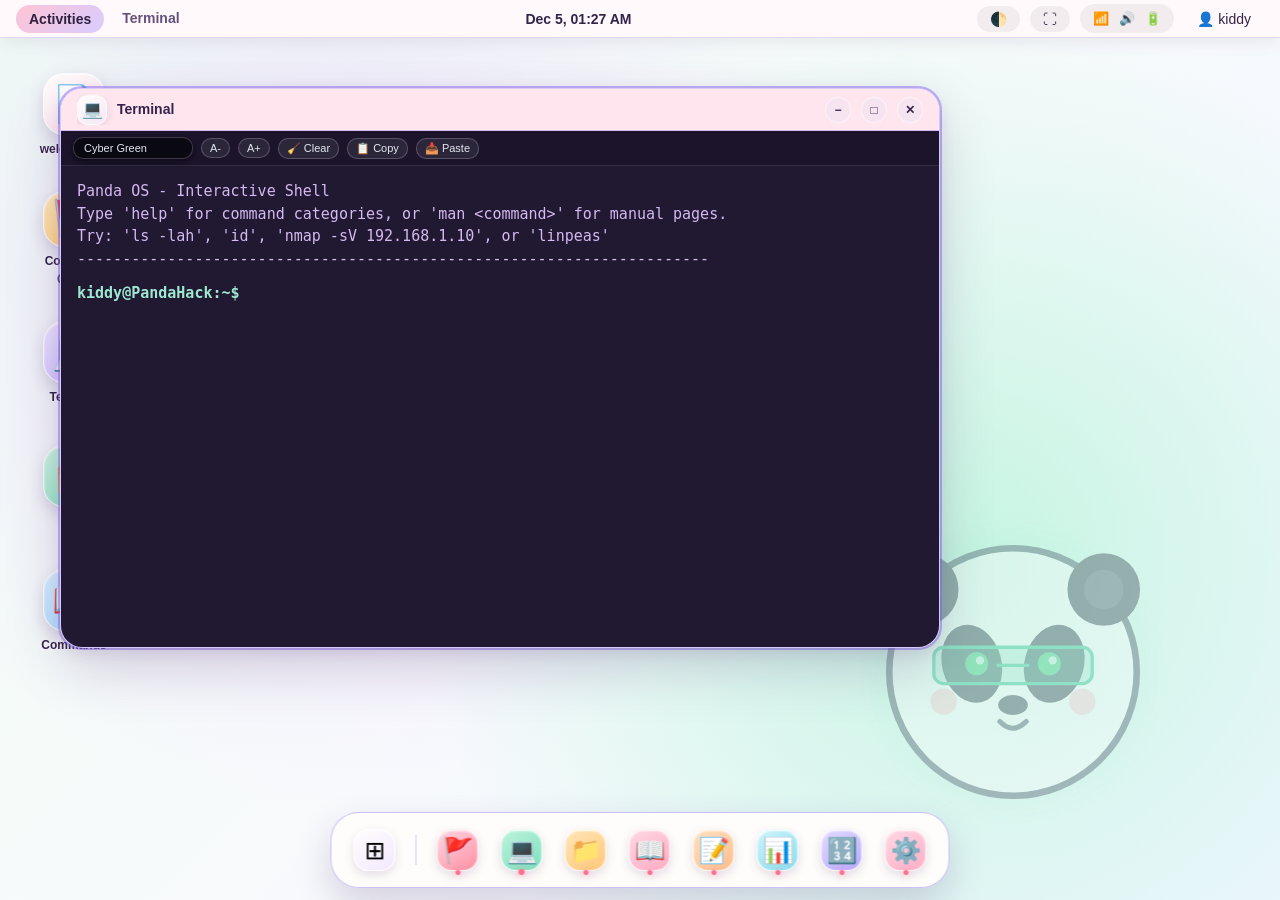
<file: index.html>
<!DOCTYPE html>
<html lang="en">
<head>
  <meta charset="UTF-8">
  <meta name="viewport" content="width=device-width, initial-scale=1.0, maximum-scale=1.0, user-scalable=no">
  <meta http-equiv="X-UA-Compatible" content="ie=edge">
  
  <!-- Strict Content Security Policy for GitHub Pages Static Deployment -->
  <meta http-equiv="Content-Security-Policy" content="default-src 'self'; script-src 'self'; style-src 'self' 'unsafe-inline'; img-src 'self' data: blob:; font-src 'self'; connect-src 'self'; frame-ancestors 'none'; base-uri 'self'; object-src 'none';">
  
  <meta name="description" content="Panda OS is a playful browser-based Linux desktop simulator for learning terminal commands and exploring a virtual desktop.">
  <meta name="theme-color" content="#211832">
  <title>Panda OS - Interactive Desktop Simulator</title>

  <!-- Stylesheets -->
  <link rel="stylesheet" href="./css/main.css">
  <link rel="stylesheet" href="./css/desktop.css">
  <link rel="stylesheet" href="./css/panel.css">
  <link rel="stylesheet" href="./css/dock.css">
  <link rel="stylesheet" href="./css/launcher.css">
  <link rel="stylesheet" href="./css/windows.css">
  <link rel="stylesheet" href="./css/terminal.css">
  <link rel="stylesheet" href="./css/applications.css">
  <link rel="stylesheet" href="./css/responsive.css">
  <link rel="stylesheet" href="./css/marshmallow.css">

  <link rel="icon" href="data:image/svg+xml,<svg xmlns=%22http://www.w3.org/2000/svg%22 viewBox=%220 0 100 100%22><text y=%22.9em%22 font-size=%2290%22>🐼</text></svg>">
</head>
<body class="dark-theme">

  <!-- GNOME Top System Panel -->
  <header id="top-panel" role="banner"></header>

  <!-- Main Desktop Canvas -->
  <main id="desktop" role="main">
    <!-- Animated Desktop Wallpaper Layer -->
    <div id="desktop-wallpaper" class="desktop-wallpaper wp-mascot"></div>

    <!-- Desktop Icons Container -->
    <div id="desktop-icons" class="desktop-icons-container"></div>
  </main>

  <!-- GNOME Floating Dock (Dash) -->
  <nav id="dock" role="navigation" aria-label="Applications Dock"></nav>

  <!-- GNOME Application Overview / Launcher Overlay -->
  <div id="launcher-overlay" class="launcher-overlay hidden" role="dialog" aria-modal="true" aria-label="Application Launcher"></div>

  <!-- Toast Notification Container -->
  <div id="notifications-container" aria-live="polite" aria-atomic="true"></div>

  <!-- Main Application Entrypoint -->
  <script type="module" src="./js/app.js"></script>
</body>
</html>
</file>
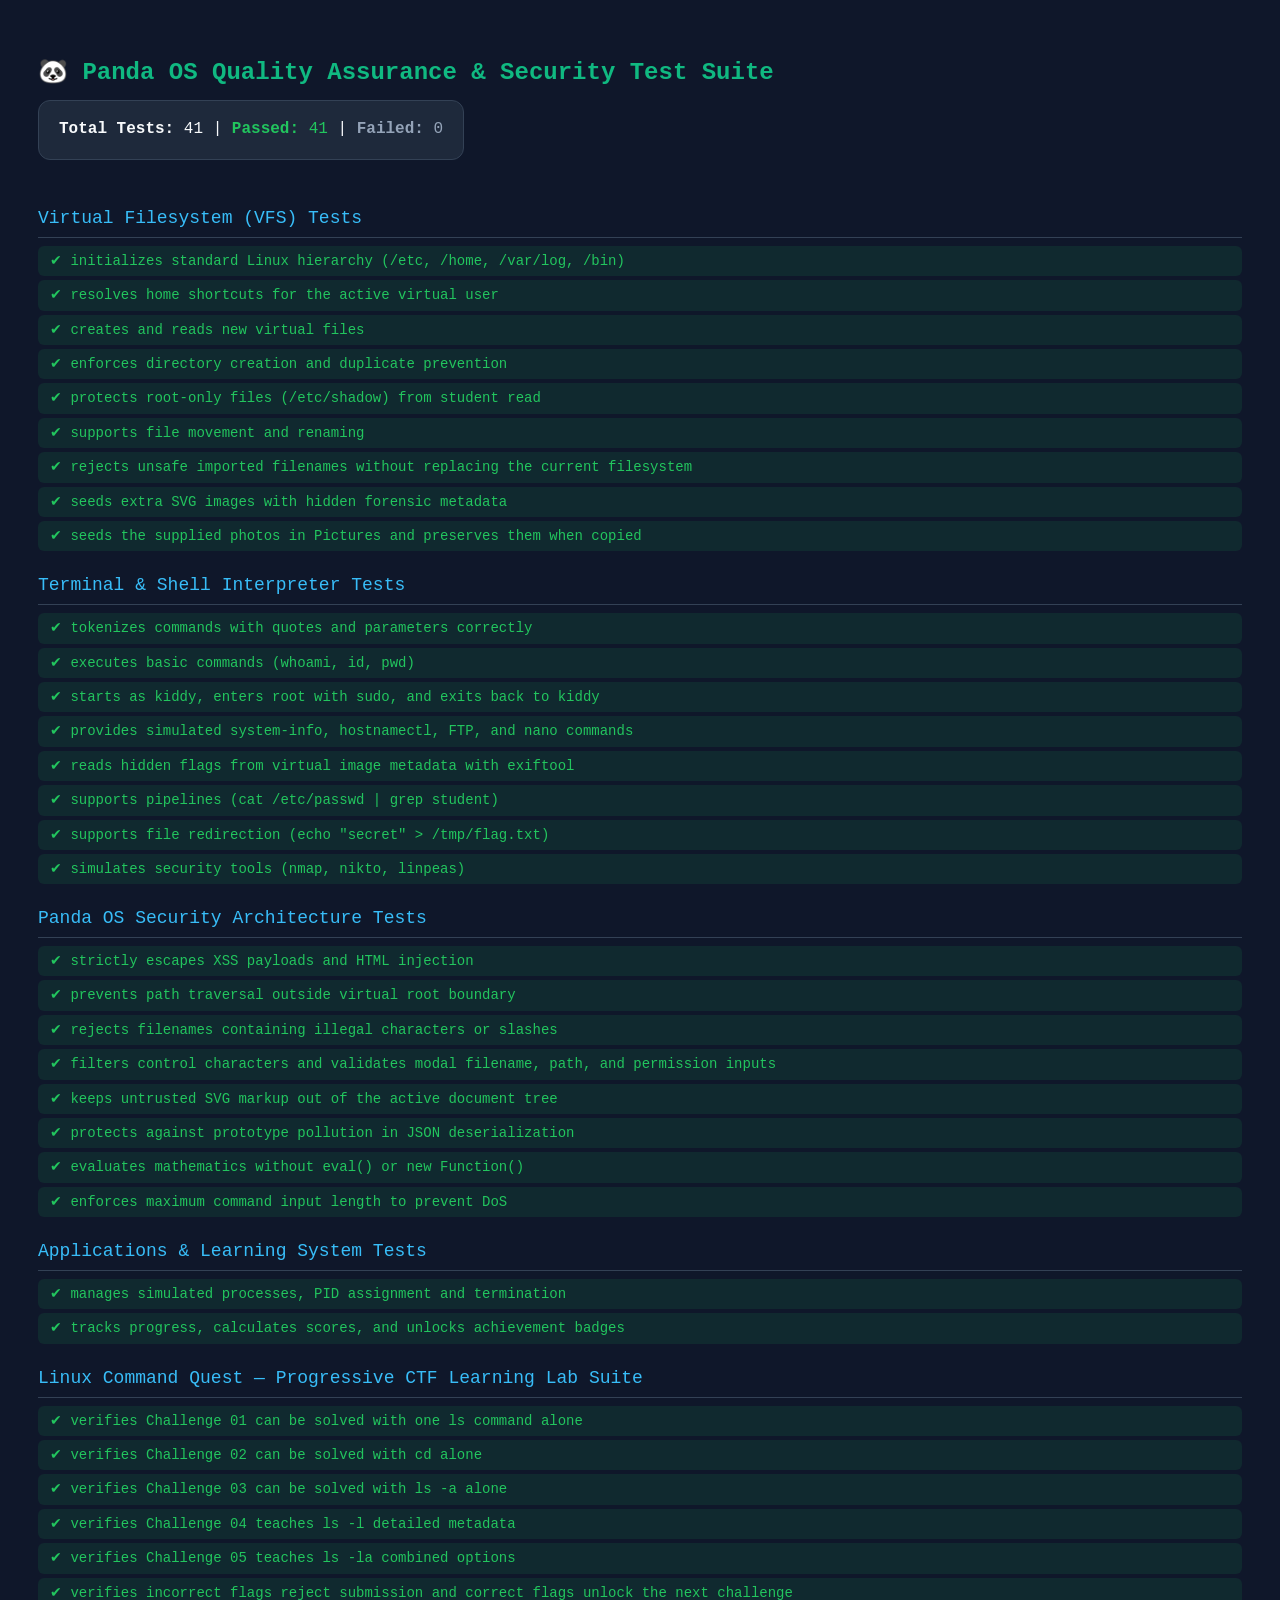
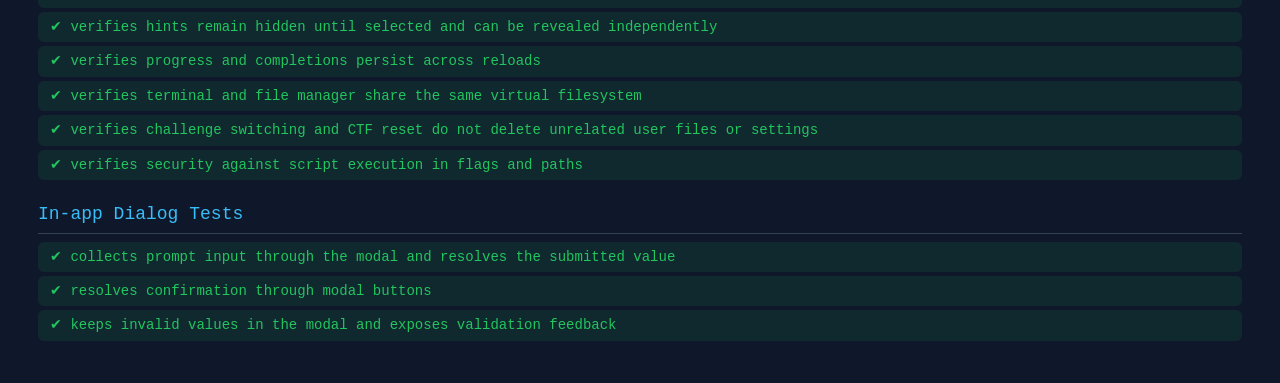
<file: tests/test-runner.html>
<!DOCTYPE html>
<html lang="en">
<head>
  <meta charset="UTF-8">
  <title>Panda OS Automated Test Suite</title>
  <style>
    body {
      font-family: -apple-system, BlinkMacSystemFont, "Segoe UI", Roboto, monospace;
      background: #0f172a;
      color: #f8fafc;
      padding: 30px;
      line-height: 1.6;
    }
    h1 {
      color: #10b981;
      font-size: 24px;
      margin-bottom: 8px;
    }
    .summary-card {
      background: #1e293b;
      padding: 16px 20px;
      border-radius: 12px;
      margin-bottom: 24px;
      display: inline-block;
      border: 1px solid #334155;
    }
    .suite-header {
      color: #38bdf8;
      margin-top: 20px;
      margin-bottom: 8px;
      font-size: 18px;
      border-bottom: 1px solid #334155;
      padding-bottom: 4px;
    }
    .test-line {
      padding: 4px 12px;
      border-radius: 6px;
      margin-bottom: 4px;
      font-size: 14px;
    }
    .pass {
      color: #22c55e;
      background: rgba(34, 197, 94, 0.1);
    }
    .fail {
      color: #f43f5e;
      background: rgba(244, 63, 94, 0.15);
      font-weight: bold;
    }
  </style>
</head>
<body>
  <h1>🐼 Panda OS Quality Assurance & Security Test Suite</h1>
  <div id="summary" class="summary-card">Running tests...</div>
  <div id="results"></div>

  <script type="module">
    import { runner } from './test-framework.js';
    import './filesystem-tests.js';
    import './terminal-tests.js';
    import './security-tests.js';
    import './application-tests.js';
    import './quest-tests.js';
    import './dialog-tests.js';

    const resultsEl = document.getElementById('results');
    const summaryEl = document.getElementById('summary');

    runner.run((event) => {
      if (event.type === 'suite-start') {
        const h = document.createElement('div');
        h.className = 'suite-header';
        h.textContent = event.name;
        resultsEl.appendChild(h);
      } else if (event.type === 'test-pass') {
        const line = document.createElement('div');
        line.className = 'test-line pass';
        line.textContent = `✔ ${event.description}`;
        resultsEl.appendChild(line);
      } else if (event.type === 'test-fail') {
        const line = document.createElement('div');
        line.className = 'test-line fail';
        line.textContent = `✘ ${event.description} - Error: ${event.error}`;
        resultsEl.appendChild(line);
      } else if (event.type === 'summary') {
        const s = event.summary;
        summaryEl.innerHTML = `
          <strong>Total Tests:</strong> ${s.total} | 
          <span style="color:#22c55e"><strong>Passed:</strong> ${s.passed}</span> | 
          <span style="color:${s.failed > 0 ? '#f43f5e' : '#94a3b8'}"><strong>Failed:</strong> ${s.failed}</span>
        `;
      }
    });
  </script>
</body>
</html>
</file>
<file: css/main.css>
/**
 * CyberLinux Desktop Stylesheet - Main & Variables
 * Soft, cartoon-style Linux desktop inspired by GNOME with cute pastel accents.
 */
:root {
  /* Color Palette - Light Mode */
  --bg-primary: #f8fafc;
  --bg-surface: #ffffff;
  --bg-surface-translucent: rgba(255, 255, 255, 0.88);
  --bg-panel: rgba(248, 250, 252, 0.85);
  --bg-dock: rgba(255, 255, 255, 0.75);
  --border-color: rgba(148, 163, 184, 0.35);

  --text-primary: #1e293b;
  --text-secondary: #64748b;
  --text-muted: #94a3b8;

  /* Accents */
  --accent-green: #10b981;
  --accent-pastel-green: #a7f3d0;
  --accent-lavender: #c084fc;
  --accent-orange: #fb923c;
  --accent-cyan: #38bdf8;
  --accent-danger: #f43f5e;

  /* Windows */
  --win-radius: 14px;
  --win-shadow: 0 14px 38px rgba(0, 0, 0, 0.12), 0 4px 12px rgba(0, 0, 0, 0.08);
  --win-titlebar-bg: #f1f5f9;

  /* Typography */
  --font-sans: -apple-system, BlinkMacSystemFont, "Segoe UI", Roboto, Oxygen, Ubuntu, Cantarell, "Helvetica Neue", sans-serif;
  --font-mono: "Fira Code", "JetBrains Mono", "SF Mono", Consolas, Menlo, Monaco, monospace;

  --transition-smooth: all 0.22s cubic-bezier(0.16, 1, 0.3, 1);
}

/* Dark Theme Overrides */
body.dark-theme {
  --bg-primary: #0a1120;
  --bg-surface: #131c2e;
  --bg-surface-translucent: rgba(19, 28, 46, 0.92);
  --bg-panel: rgba(10, 17, 32, 0.92);
  --bg-dock: rgba(19, 28, 46, 0.82);
  --border-color: rgba(51, 65, 85, 0.7);

  --text-primary: #f8fafc;
  --text-secondary: #a0b3cc;
  --text-muted: #6b7f99;

  --win-titlebar-bg: #162032;
  --win-shadow: 0 18px 45px rgba(0, 0, 0, 0.55), 0 6px 16px rgba(0, 0, 0, 0.4);
}

* {
  box-sizing: border-box;
  margin: 0;
  padding: 0;
  user-select: none;
}

html, body {
  width: 100%;
  height: 100%;
  overflow: hidden;
  font-family: var(--font-sans);
  font-size: 15px;
  line-height: 1.5;
  background-color: var(--bg-primary);
  color: var(--text-primary);
  -webkit-font-smoothing: antialiased;
}

button {
  font-family: inherit;
  cursor: pointer;
  border: none;
  outline: none;
  background: transparent;
}

input, textarea, select {
  font-family: inherit;
  user-select: text;
  outline: none;
}

code, pre {
  font-family: var(--font-mono);
  user-select: text;
}
</file>
<file: css/desktop.css>
/**
 * Desktop layout, Wallpapers, Desktop Icons, and Notifications
 */
#desktop {
  position: absolute;
  top: 38px;
  left: 0;
  right: 0;
  bottom: 0;
  overflow: hidden;
  background-color: var(--bg-primary);
}

/* Wallpaper Backgrounds */
.desktop-wallpaper {
  position: absolute;
  top: 0;
  left: 0;
  width: 100%;
  height: 100%;
  z-index: 1;
  transition: background 0.5s ease;
}

/* Wallpaper 1: Mascot Panda with Laptop */
.wp-mascot {
  background: radial-gradient(circle at 75% 60%, rgba(16, 185, 129, 0.15), transparent 45%),
              radial-gradient(circle at 25% 30%, rgba(192, 132, 252, 0.12), transparent 40%),
              linear-gradient(135deg, #1e1b4b 0%, #0f172a 50%, #064e3b 100%);
  background-size: cover;
}
body:not(.dark-theme) .wp-mascot {
  background: radial-gradient(circle at 75% 60%, rgba(167, 243, 208, 0.6), transparent 50%),
              radial-gradient(circle at 25% 30%, rgba(233, 213, 255, 0.6), transparent 45%),
              linear-gradient(135deg, #f0fdf4 0%, #f8fafc 50%, #eff6ff 100%);
}

/* Wallpaper 2: Cyber Neon Grid */
.wp-cyber {
  background-color: #0b0f19;
  background-image: 
    linear-gradient(rgba(16, 185, 129, 0.08) 1px, transparent 1px),
    linear-gradient(90deg, rgba(16, 185, 129, 0.08) 1px, transparent 1px);
  background-size: 40px 40px;
}

/* Wallpaper 3: Pastel Dawn */
.wp-pastel {
  background: linear-gradient(135deg, #fed7aa 0%, #fbcfe8 50%, #c4b5fd 100%);
}
body.dark-theme .wp-pastel {
  background: linear-gradient(135deg, #431407 0%, #4a044e 50%, #1e1b4b 100%);
}

/* Wallpaper 4: Minimal Slate */
.wp-slate {
  background: linear-gradient(145deg, #1e293b, #0f172a);
}

/* Additional supplied wallpapers */
.wp-astronaut {
  background: url("../assets/wallpapers/astronaut-jellyfish.png") center / cover no-repeat;
}

.wp-neon-city {
  background: url("../assets/wallpapers/neon-city.jpg") center / cover no-repeat;
}

.wp-samurai {
  background: url("../assets/wallpapers/samurai-sunset.jpg") center / cover no-repeat;
}

.wp-river {
  background: url("../assets/wallpapers/minimalist-river.jpg") center / cover no-repeat;
}

/* Desktop Icons Grid */
.desktop-icons-container {
  position: absolute;
  top: 24px;
  left: 24px;
  display: flex;
  flex-direction: column;
  gap: 18px;
  z-index: 5;
}

.desktop-icon-item {
  display: flex;
  flex-direction: column;
  align-items: center;
  justify-content: center;
  width: 92px;
  height: 92px;
  border-radius: 14px;
  padding: 8px;
  cursor: pointer;
  transition: var(--transition-smooth);
}

.desktop-icon-item:hover {
  background-color: rgba(255, 255, 255, 0.18);
  backdrop-filter: blur(8px);
}
body:not(.dark-theme) .desktop-icon-item:hover {
  background-color: rgba(0, 0, 0, 0.08);
}

.desktop-icon-item:focus {
  background-color: rgba(16, 185, 129, 0.25);
  box-shadow: 0 0 0 2px var(--accent-green);
}

.desktop-icon-symbol {
  font-size: 42px;
  filter: drop-shadow(0 4px 8px rgba(0, 0, 0, 0.2));
  margin-bottom: 6px;
}

.desktop-icon-label {
  font-size: 13px;
  font-weight: 600;
  text-align: center;
  color: var(--text-primary);
  text-shadow: 0 1px 3px rgba(0, 0, 0, 0.5);
  word-break: break-word;
  max-width: 86px;
}
body:not(.dark-theme) .desktop-icon-label {
  text-shadow: 0 1px 2px rgba(255, 255, 255, 0.8);
}

/* Toast Notifications */
.notifications-container {
  position: fixed;
  top: 48px;
  right: 20px;
  display: flex;
  flex-direction: column;
  gap: 10px;
  z-index: 9999;
  pointer-events: none;
}

.notification-toast {
  pointer-events: auto;
  width: 320px;
  background-color: var(--bg-surface-translucent);
  backdrop-filter: blur(16px);
  border: 1px solid var(--border-color);
  border-radius: 14px;
  padding: 12px 16px;
  box-shadow: 0 10px 25px rgba(0, 0, 0, 0.15);
  animation: slideInRight 0.3s cubic-bezier(0.16, 1, 0.3, 1);
  transition: opacity 0.3s ease, transform 0.3s ease;
}

.notification-toast.fade-out {
  opacity: 0;
  transform: translateX(30px);
}

.notification-toast.toast-badge {
  border-left: 4px solid #f59e0b;
}

.toast-header {
  display: flex;
  justify-content: space-between;
  align-items: center;
  margin-bottom: 4px;
}

.toast-title {
  font-weight: 600;
  font-size: 14px;
}

.toast-close {
  color: var(--text-muted);
  font-size: 14px;
}

.toast-close:hover {
  color: var(--text-primary);
}

.toast-body {
  font-size: 13px;
  color: var(--text-secondary);
  line-height: 1.4;
}

@keyframes slideInRight {
  from { opacity: 0; transform: translateX(40px); }
  to { opacity: 1; transform: translateX(0); }
}

/* Custom Context Menu */
.custom-context-menu {
  position: fixed;
  z-index: 10000;
  width: 210px;
  background-color: var(--bg-surface-translucent);
  backdrop-filter: blur(18px);
  border: 1px solid var(--border-color);
  border-radius: 12px;
  box-shadow: 0 12px 30px rgba(0, 0, 0, 0.2);
  padding: 6px;
}

.custom-context-menu.hidden {
  display: none;
}

.context-item {
  display: flex;
  align-items: center;
  gap: 10px;
  padding: 8px 12px;
  font-size: 13px;
  border-radius: 8px;
  cursor: pointer;
  transition: background 0.15s ease;
}

.context-item:hover {
  background-color: var(--accent-green);
  color: #ffffff;
}

.context-icon {
  font-size: 15px;
}

.context-separator {
  height: 1px;
  background-color: var(--border-color);
  margin: 5px 0;
}
</file>
<file: css/panel.css>
/**
 * Top GNOME-inspired System Panel
 */
.top-panel {
  position: fixed;
  top: 0;
  left: 0;
  right: 0;
  height: 38px;
  background-color: var(--bg-panel);
  backdrop-filter: blur(14px);
  border-bottom: 1px solid var(--border-color);
  display: flex;
  align-items: center;
  justify-content: space-between;
  padding: 0 16px;
  z-index: 9000;
  font-size: 14px;
  font-weight: 500;
}

.panel-left, .panel-center, .panel-right {
  display: flex;
  align-items: center;
  gap: 10px;
}

.panel-btn {
  padding: 5px 12px;
  border-radius: 16px;
  color: var(--text-primary);
  font-size: 14px;
  font-weight: 500;
  transition: var(--transition-smooth);
}

.panel-btn:hover {
  background-color: rgba(255, 255, 255, 0.15);
}
body:not(.dark-theme) .panel-btn:hover {
  background-color: rgba(0, 0, 0, 0.06);
}

.activities-btn {
  font-weight: 600;
  background-color: rgba(16, 185, 129, 0.15);
  color: var(--accent-green);
  font-size: 14px;
}

.panel-active-app {
  color: var(--text-secondary);
  font-size: 14px;
  font-weight: 600;
  margin-left: 8px;
}

.clock-btn {
  font-variant-numeric: tabular-nums;
  font-size: 14px;
  font-weight: 600;
  cursor: pointer;
}

.panel-pill-btn {
  display: flex;
  align-items: center;
  gap: 10px;
  padding: 4px 12px;
  background-color: rgba(255, 255, 255, 0.1);
  border-radius: 16px;
  cursor: pointer;
  font-size: 14px;
}
body:not(.dark-theme) .panel-pill-btn {
  background-color: rgba(0, 0, 0, 0.05);
}

.pill-icon {
  font-size: 13px;
}

/* Calendar Popup */
.calendar-popup {
  position: absolute;
  top: 36px;
  left: 50%;
  transform: translateX(-50%);
  width: 290px;
  background-color: var(--bg-surface-translucent);
  backdrop-filter: blur(20px);
  border: 1px solid var(--border-color);
  border-radius: 16px;
  box-shadow: 0 16px 36px rgba(0, 0, 0, 0.2);
  padding: 16px;
  z-index: 9100;
}

.calendar-popup.hidden {
  display: none;
}

.cal-title {
  font-weight: 600;
  font-size: 14px;
  margin-bottom: 12px;
  text-align: center;
}

.cal-grid {
  display: grid;
  grid-template-columns: repeat(7, 1fr);
  gap: 6px;
  text-align: center;
  font-size: 12px;
}

.cal-day-header {
  font-weight: 600;
  color: var(--text-muted);
  padding-bottom: 4px;
}

.cal-day {
  padding: 6px 0;
  border-radius: 8px;
  transition: background 0.15s ease;
  cursor: pointer;
}

.cal-day:hover {
  background-color: rgba(16, 185, 129, 0.2);
}

.cal-day.today {
  background-color: var(--accent-green);
  color: #ffffff;
  font-weight: bold;
}
</file>
<file: css/dock.css>
/**
 * Cute GNOME Floating Application Dock (Dash)
 */
#dock {
  position: fixed;
  bottom: 12px;
  left: 50%;
  transform: translateX(-50%);
  z-index: 8000;
  pointer-events: none;
}

body.app-fullscreen #dock {
  display: none;
}

.dock-inner {
  pointer-events: auto;
  display: flex;
  align-items: center;
  gap: 10px;
  padding: 10px 16px;
  background-color: var(--bg-dock);
  backdrop-filter: blur(20px);
  border: 1px solid var(--border-color);
  border-radius: 28px;
  box-shadow: 0 14px 36px rgba(0, 0, 0, 0.2), 0 4px 12px rgba(0, 0, 0, 0.1);
  transition: transform 0.2s cubic-bezier(0.16, 1, 0.3, 1);
}

.dock-item {
  position: relative;
  display: flex;
  flex-direction: column;
  align-items: center;
  justify-content: center;
  width: 54px;
  height: 54px;
  border-radius: 16px;
  background-color: transparent;
  transition: transform 0.2s cubic-bezier(0.16, 1, 0.3, 1), background-color 0.2s ease;
}

.dock-item:hover {
  transform: translateY(-8px) scale(1.15);
  background-color: rgba(255, 255, 255, 0.22);
}
body:not(.dark-theme) .dock-item:hover {
  background-color: rgba(0, 0, 0, 0.08);
}

.dock-icon {
  font-size: 30px;
  line-height: 1;
}

.dock-separator {
  width: 1px;
  height: 30px;
  background-color: var(--border-color);
  margin: 0 4px;
}

/* Running indicator dot */
.dock-indicator {
  position: absolute;
  bottom: 2px;
  width: 5px;
  height: 5px;
  border-radius: 50%;
  background-color: transparent;
  transition: background-color 0.2s ease;
}

.dock-item.is-running .dock-indicator {
  background-color: var(--text-muted);
}

.dock-item.is-active .dock-indicator {
  background-color: var(--accent-green);
  width: 6px;
  height: 6px;
  box-shadow: 0 0 6px var(--accent-green);
}
</file>
<file: css/launcher.css>
/**
 * Application Overview Launcher (GNOME Activities Screen)
 */
.launcher-overlay {
  position: fixed;
  top: 32px;
  left: 0;
  right: 0;
  bottom: 0;
  background-color: rgba(15, 23, 42, 0.7);
  backdrop-filter: blur(24px);
  z-index: 8500;
  display: flex;
  justify-content: center;
  align-items: center;
  animation: fadeIn 0.2s ease;
}

.launcher-overlay.hidden {
  display: none;
}

.launcher-inner {
  width: 90%;
  max-width: 820px;
  max-height: 85vh;
  display: flex;
  flex-direction: column;
  align-items: center;
  gap: 20px;
  padding: 30px;
  overflow-y: auto;
}

.launcher-search-wrapper {
  width: 100%;
  max-width: 480px;
}

.launcher-search-input {
  width: 100%;
  padding: 14px 20px;
  border-radius: 24px;
  border: 1px solid var(--border-color);
  background-color: var(--bg-surface-translucent);
  color: var(--text-primary);
  font-size: 15px;
  box-shadow: 0 8px 24px rgba(0, 0, 0, 0.15);
  transition: box-shadow 0.2s ease, border-color 0.2s ease;
}

.launcher-search-input:focus {
  border-color: var(--accent-green);
  box-shadow: 0 0 0 3px rgba(16, 185, 129, 0.3);
}

.launcher-categories {
  display: flex;
  gap: 8px;
  flex-wrap: wrap;
  justify-content: center;
}

.launcher-cat-btn {
  padding: 6px 16px;
  border-radius: 20px;
  font-size: 13px;
  font-weight: 500;
  background-color: rgba(255, 255, 255, 0.1);
  color: #f8fafc;
  transition: var(--transition-smooth);
}

.launcher-cat-btn:hover {
  background-color: rgba(255, 255, 255, 0.2);
}

.launcher-cat-btn.active {
  background-color: var(--accent-green);
  color: #ffffff;
}

.launcher-grid {
  display: grid;
  grid-template-columns: repeat(auto-fill, minmax(160px, 1fr));
  gap: 20px;
  width: 100%;
}

.launcher-card {
  display: flex;
  flex-direction: column;
  align-items: center;
  text-align: center;
  padding: 18px 12px;
  background-color: rgba(255, 255, 255, 0.08);
  border: 1px solid rgba(255, 255, 255, 0.1);
  border-radius: 18px;
  cursor: pointer;
  transition: transform 0.2s ease, background-color 0.2s ease;
}

.launcher-card:hover {
  transform: translateY(-4px) scale(1.03);
  background-color: rgba(255, 255, 255, 0.18);
}

.launcher-card-icon {
  font-size: 40px;
  margin-bottom: 10px;
  filter: drop-shadow(0 4px 8px rgba(0, 0, 0, 0.2));
}

.launcher-card-name {
  font-weight: 600;
  font-size: 14px;
  color: #ffffff;
  margin-bottom: 4px;
}

.launcher-card-desc {
  font-size: 11px;
  color: #cbd5e1;
  line-height: 1.3;
}

.launcher-empty {
  grid-column: 1 / -1;
  text-align: center;
  color: #94a3b8;
  padding: 40px;
  font-size: 15px;
}

@keyframes fadeIn {
  from { opacity: 0; }
  to { opacity: 1; }
}
</file>
<file: css/windows.css>
/**
 * Desktop Window Manager Styling
 */
.desktop-window {
  position: absolute;
  display: flex;
  flex-direction: column;
  background-color: var(--bg-surface);
  border: 1px solid var(--border-color);
  border-radius: var(--win-radius);
  box-shadow: var(--win-shadow);
  overflow: hidden;
  transition: box-shadow 0.2s ease;
}

.desktop-window.active {
  box-shadow: 0 20px 48px rgba(0, 0, 0, 0.24), 0 0 0 1px var(--accent-green);
}

.desktop-window.maximized {
  border-radius: 0;
  border-left: none;
  border-right: none;
  left: 0 !important;
  top: 0 !important;
  width: 100% !important;
  height: 100% !important;
}

.window-titlebar {
  display: flex;
  align-items: center;
  justify-content: space-between;
  height: 42px;
  background-color: var(--win-titlebar-bg);
  border-bottom: 1px solid var(--border-color);
  padding: 0 16px;
  cursor: grab;
}

.desktop-window.is-dragging .window-titlebar {
  cursor: grabbing;
}

.titlebar-left {
  display: flex;
  align-items: center;
  gap: 10px;
  overflow: hidden;
  text-overflow: ellipsis;
  white-space: nowrap;
}

.window-icon {
  font-size: 18px;
}

.window-title {
  font-size: 14px;
  font-weight: 700;
  color: var(--text-primary);
  overflow: hidden;
  text-overflow: ellipsis;
  white-space: nowrap;
}

.window-controls {
  display: flex;
  align-items: center;
  gap: 10px;
}

.win-btn {
  width: 26px;
  height: 26px;
  border-radius: 50%;
  display: flex;
  align-items: center;
  justify-content: center;
  font-size: 12px;
  font-weight: bold;
  color: #334155;
  background-color: rgba(148, 163, 184, 0.25);
  transition: background-color 0.15s ease, transform 0.15s ease;
}

body.dark-theme .win-btn {
  color: #e2e8f0;
  background-color: rgba(255, 255, 255, 0.12);
}

.win-btn:hover {
  transform: scale(1.1);
}

.win-btn-close:hover {
  background-color: #ef4444;
  color: #ffffff;
}

.win-btn-maximize:hover {
  background-color: #10b981;
  color: #ffffff;
}

.win-btn-minimize:hover {
  background-color: #f59e0b;
  color: #ffffff;
}

.window-content {
  flex: 1;
  overflow: hidden;
  position: relative;
  display: flex;
  flex-direction: column;
}

.window-resize-handle {
  position: absolute;
  bottom: 0;
  right: 0;
  width: 16px;
  height: 16px;
  cursor: se-resize;
  z-index: 10;
}
</file>
<file: css/terminal.css>
/**
 * Terminal Interface Styling
 */
.terminal-container {
  flex: 1;
  display: flex;
  flex-direction: column;
  overflow: visible;
  font-family: var(--font-mono);
  background-color: #0b0f19;
  color: #22c55e;
  font-size: 15px;
}

/* Themes */
.terminal-container.theme-cyber-green {
  background-color: #0d1117;
  color: #22c55e;
}

.terminal-container.theme-cyber-green .terminal-prompt {
  color: #10b981;
}

.terminal-container.theme-cyber-green .terminal-input {
  caret-color: #22c55e;
  color: #22c55e;
}

.terminal-container.theme-cyber-green ::selection {
  background: rgba(34, 197, 94, 0.4);
  color: #ffffff;
}

.terminal-container.theme-gnome-dark {
  background-color: #1e1e2e;
  color: #cdd6f4;
}

.terminal-container.theme-gnome-dark .terminal-prompt {
  color: #89b4fa;
}

.terminal-container.theme-gnome-dark .terminal-input {
  caret-color: #cdd6f4;
  color: #cdd6f4;
}

.terminal-container.theme-gnome-dark ::selection {
  background: rgba(137, 180, 250, 0.35);
  color: #ffffff;
}

.terminal-container.theme-matrix {
  background-color: #020603;
  color: #00ff66;
}

.terminal-container.theme-matrix .terminal-prompt {
  color: #00ff66;
}

.terminal-container.theme-matrix .terminal-input {
  caret-color: #00ff66;
  color: #00ff66;
}

.terminal-container.theme-matrix ::selection {
  background: rgba(0, 255, 102, 0.35);
  color: #000000;
}

.terminal-container.theme-hacker-amber {
  background-color: #140b02;
  color: #f59e0b;
}

.terminal-container.theme-hacker-amber .terminal-prompt {
  color: #fbbf24;
}

.terminal-container.theme-hacker-amber .terminal-input {
  caret-color: #f59e0b;
  color: #f59e0b;
}

.terminal-container.theme-hacker-amber ::selection {
  background: rgba(245, 158, 11, 0.35);
  color: #ffffff;
}


/* Light Solarized Theme */
.terminal-container.theme-light-solarized {
  background-color: #fdf6e3;
  /* solarized base3 */
  color: #657b83;
  /* solarized base00 */
}

.terminal-container.theme-light-solarized .terminal-prompt {
  color: #268bd2;
  /* solarized blue */
}

.terminal-container.theme-light-solarized .terminal-input {
  caret-color: #657b83;
  color: #657b83;
}

.terminal-container.theme-light-solarized ::selection {
  background: rgba(38, 139, 210, 0.35);
  color: #fff;
}

/* Zen Light Theme */
.terminal-container.theme-light-zen {
  background-color: #ffffff;
  color: #333333;
}

.terminal-container.theme-light-zen .terminal-prompt {
  color: #0066cc;
}

.terminal-container.theme-light-zen .terminal-input {
  caret-color: #0066cc;
  color: #333333;
}

.terminal-container.theme-light-zen ::selection {
  background: rgba(0, 102, 204, 0.3);
  color: #fff;
}

/* Dracula Dark Theme */
.terminal-container.theme-dark-dracula {
  background-color: #282a36;
  color: #f8f8f2;
}

.terminal-container.theme-dark-dracula .terminal-prompt {
  color: #ff79c6;
}

.terminal-container.theme-dark-dracula .terminal-input {
  caret-color: #ff79c6;
  color: #f8f8f2;
}

.terminal-container.theme-dark-dracula ::selection {
  background: rgba(255, 121, 198, 0.35);
  color: #282a36;
}

.terminal-toolbar {
  display: flex;
  align-items: center;
  gap: 8px;
  padding: 6px 12px;
  background-color: rgba(0, 0, 0, 0.35);
  border-bottom: 1px solid rgba(255, 255, 255, 0.08);
  font-family: var(--font-sans);
  font-size: 12px;
  user-select: none;
  /* prevent toolbar text from being selected during drags */
}

.term-select {
  padding: 4px 10px;
  border-radius: 6px;
  background-color: rgba(0, 0, 0, 0.6);
  color: #e2e8f0;
  border: 1px solid rgba(255, 255, 255, 0.4);
  font-size: 11px;
  appearance: none;
  -moz-appearance: none;
  -webkit-appearance: none;
  cursor: pointer;
  min-width: 120px;
  z-index: 2000;
  box-shadow: 0 2px 6px rgba(0, 0, 0, 0.5);
}

.term-select:focus {
  outline: 2px solid #22c55e;
}

.term-select option {
  background: #1e1e2e;
  color: #e2e8f0;
}

.term-btn {
  padding: 3px 8px;
  border-radius: 6px;
  background-color: rgba(255, 255, 255, 0.08);
  color: #e2e8f0;
  font-size: 11px;
  transition: background-color 0.15s ease;
}

.term-btn:hover {
  background-color: rgba(255, 255, 255, 0.2);
}

/* Terminal Screen */
.terminal-screen {
  flex: 1;
  overflow-y: auto;
  padding: 14px 16px;
  line-height: 1.5;
  user-select: text !important;
  -webkit-user-select: text !important;
  -moz-user-select: text !important;
  cursor: text;
}

/* Ensure ALL content within terminal screen is selectable, overriding global * { user-select: none } */
.terminal-screen,
.terminal-screen * {
  user-select: text !important;
  -webkit-user-select: text !important;
  -moz-user-select: text !important;
}

.terminal-screen ::selection {
  background: rgba(34, 197, 94, 0.45) !important;
  color: #ffffff !important;
}

.terminal-screen ::-moz-selection {
  background: rgba(34, 197, 94, 0.45) !important;
  color: #ffffff !important;
}

.term-banner {
  color: #38bdf8;
  margin-bottom: 12px;
  white-space: pre-wrap;
  user-select: text !important;
  -webkit-user-select: text !important;
}

.term-echo-line {
  color: #94a3b8;
  margin-top: 6px;
  margin-bottom: 2px;
  user-select: text !important;
  -webkit-user-select: text !important;
}

.term-stdout {
  white-space: pre-wrap;
  word-break: break-all;
  user-select: text !important;
  -webkit-user-select: text !important;
}

.term-stderr {
  color: #f43f5e;
  white-space: pre-wrap;
  word-break: break-all;
  user-select: text !important;
  -webkit-user-select: text !important;
}

.term-suggestions {
  color: #fbbf24;
  margin: 4px 0;
  white-space: pre-wrap;
  user-select: text !important;
  -webkit-user-select: text !important;
}

/* Custom right‑click context menu for terminal */
.terminal-context-menu {
  position: absolute;
  background: #2d2d2d;
  border: 1px solid #555;
  border-radius: 4px;
  padding: 4px;
  display: flex;
  flex-direction: column;
  z-index: 1000;
}

.term-context-btn {
  background: none;
  border: none;
  color: #e2e8f0;
  padding: 4px 8px;
  text-align: left;
  cursor: pointer;
  font-size: 13px;
}

.term-context-btn:hover {
  background: rgba(255, 255, 255, 0.1);
}

.terminal-input-line {
  display: flex;
  align-items: center;
  margin-top: 4px;
}

.terminal-prompt {
  font-weight: 600;
  color: #10b981;
  white-space: nowrap;
  margin-right: 6px;
}

.terminal-input {
  flex: 1;
  background: transparent;
  border: none;
  color: inherit;
  font-family: inherit;
  font-size: inherit;
  caret-color: #22c55e;
}

.terminal-input:focus,
.terminal-input:focus-visible {
  border: none;
  outline: none;
  box-shadow: none;
}
</file>
<file: css/applications.css>
/**
 * Styles for All Desktop Applications
 */

/* =========================================================
   1. File Manager (GNOME Files)
   ========================================================= */
.file-manager-container {
  flex: 1;
  display: flex;
  flex-direction: column;
  background-color: var(--bg-surface);
}

.fm-topbar {
  display: flex;
  align-items: center;
  justify-content: space-between;
  padding: 8px 12px;
  background-color: var(--win-titlebar-bg);
  border-bottom: 1px solid var(--border-color);
  gap: 12px;
}

.fm-nav-controls {
  display: flex;
  align-items: center;
  gap: 4px;
}

.fm-btn {
  padding: 4px 8px;
  border-radius: 6px;
  background-color: rgba(255, 255, 255, 0.1);
  color: var(--text-primary);
  font-size: 13px;
  font-weight: 600;
}
body:not(.dark-theme) .fm-btn {
  background-color: rgba(0, 0, 0, 0.05);
}

.fm-breadcrumbs {
  flex: 1;
  display: flex;
  align-items: center;
  gap: 4px;
  overflow-x: auto;
  white-space: nowrap;
}

.fm-crumb {
  padding: 3px 8px;
  border-radius: 6px;
  font-size: 12px;
  font-weight: 500;
  color: var(--text-secondary);
}

.fm-crumb:hover {
  background-color: rgba(16, 185, 129, 0.15);
  color: var(--accent-green);
}

.fm-action-controls {
  display: flex;
  align-items: center;
  gap: 6px;
}

.fm-search-input {
  padding: 4px 10px;
  border-radius: 14px;
  border: 1px solid var(--border-color);
  background-color: var(--bg-surface);
  color: var(--text-primary);
  font-size: 12px;
  width: 140px;
}

.fm-body {
  flex: 1;
  display: flex;
  overflow: hidden;
}

.fm-sidebar {
  width: 170px;
  background-color: rgba(0, 0, 0, 0.02);
  border-right: 1px solid var(--border-color);
  padding: 10px 8px;
  display: flex;
  flex-direction: column;
  gap: 4px;
  overflow-y: auto;
}

.fm-place-item {
  display: flex;
  align-items: center;
  gap: 8px;
  padding: 7px 10px;
  border-radius: 8px;
  font-size: 13px;
  color: var(--text-primary);
  cursor: pointer;
  transition: background 0.15s ease;
}

.fm-place-item:hover {
  background-color: rgba(16, 185, 129, 0.12);
  color: var(--accent-green);
}

.fm-view-area {
  flex: 1;
  overflow-y: auto;
  padding: 16px;
}

.fm-grid {
  display: grid;
  grid-template-columns: repeat(auto-fill, minmax(90px, 1fr));
  gap: 16px;
}

.fm-item {
  display: flex;
  flex-direction: column;
  align-items: center;
  text-align: center;
  padding: 8px;
  border-radius: 10px;
  cursor: pointer;
  transition: background-color 0.15s ease;
}

.fm-item:hover {
  background-color: rgba(16, 185, 129, 0.1);
}

.fm-item.selected {
  background-color: rgba(16, 185, 129, 0.25);
  box-shadow: 0 0 0 1px var(--accent-green);
}

.fm-item-icon {
  font-size: 38px;
  margin-bottom: 4px;
}

.fm-item-name {
  font-size: 12px;
  word-break: break-word;
  max-width: 80px;
}

/* List view */
.fm-list {
  display: flex;
  flex-direction: column;
  gap: 2px;
}

.fm-list .fm-item {
  flex-direction: row;
  align-items: center;
  justify-content: flex-start;
  padding: 6px 12px;
  text-align: left;
}

.fm-list .fm-item-icon {
  font-size: 20px;
  margin-right: 10px;
  margin-bottom: 0;
}

.fm-list .fm-item-name {
  flex: 1;
  max-width: none;
}

.fm-item-size, .fm-item-perms {
  font-size: 11px;
  color: var(--text-muted);
  margin-left: 14px;
}

.fm-empty, .fm-error {
  text-align: center;
  padding: 40px;
  color: var(--text-muted);
}


/* =========================================================
   2. Text Editor (Gedit style)
   ========================================================= */
.text-editor-container {
  flex: 1;
  display: flex;
  flex-direction: column;
  background-color: var(--bg-surface);
}

.editor-toolbar {
  display: flex;
  align-items: center;
  gap: 8px;
  padding: 6px 12px;
  background-color: var(--win-titlebar-bg);
  border-bottom: 1px solid var(--border-color);
  font-size: 12px;
}

.ed-btn {
  padding: 4px 10px;
  border-radius: 6px;
  background-color: rgba(255, 255, 255, 0.1);
  color: var(--text-primary);
  font-weight: 500;
}
body:not(.dark-theme) .ed-btn {
  background-color: rgba(0, 0, 0, 0.05);
}

.ed-btn-save {
  background-color: var(--accent-green);
  color: #ffffff !important;
}

.ed-filename {
  margin-left: auto;
  font-weight: 600;
  color: var(--text-secondary);
}

.editor-edit-area {
  flex: 1;
  display: flex;
  overflow: hidden;
  font-family: var(--font-mono);
  font-size: 13px;
  line-height: 1.5;
}

.editor-linenums {
  width: 44px;
  padding: 10px 6px;
  background-color: rgba(0, 0, 0, 0.04);
  color: var(--text-muted);
  text-align: right;
  user-select: none;
  overflow: hidden;
}

.editor-textarea {
  flex: 1;
  padding: 10px;
  border: none;
  background: transparent;
  color: var(--text-primary);
  resize: none;
  outline: none;
  white-space: pre;
}

.editor-statusbar {
  padding: 4px 12px;
  background-color: var(--win-titlebar-bg);
  border-top: 1px solid var(--border-color);
  font-size: 11px;
  color: var(--text-muted);
}


/* =========================================================
   3. Calculator
   ========================================================= */
.calculator-container {
  flex: 1;
  display: flex;
  flex-direction: column;
  padding: 14px;
  background-color: var(--bg-surface);
}

.calc-display {
  background-color: rgba(0, 0, 0, 0.05);
  border: 1px solid var(--border-color);
  border-radius: 12px;
  padding: 12px;
  text-align: right;
  margin-bottom: 14px;
}

.calc-history {
  font-size: 12px;
  color: var(--text-muted);
  min-height: 16px;
}

.calc-input {
  font-size: 28px;
  font-weight: 700;
  color: var(--text-primary);
  overflow: hidden;
}

.calc-keypad {
  display: grid;
  grid-template-columns: repeat(5, 1fr);
  gap: 8px;
  flex: 1;
}

.calc-btn {
  border-radius: 10px;
  font-size: 15px;
  font-weight: 600;
  display: flex;
  align-items: center;
  justify-content: center;
  transition: var(--transition-smooth);
}

.calc-btn-num {
  background-color: rgba(255, 255, 255, 0.1);
  color: var(--text-primary);
}
body:not(.dark-theme) .calc-btn-num {
  background-color: #f1f5f9;
}

.calc-btn-op {
  background-color: rgba(16, 185, 129, 0.15);
  color: var(--accent-green);
}

.calc-btn-action {
  background-color: rgba(244, 63, 94, 0.15);
  color: var(--accent-danger);
}

.calc-btn-equals {
  background-color: var(--accent-green);
  color: #ffffff;
}

.calc-zero {
  grid-column: span 2;
}


/* =========================================================
   4. System Monitor
   ========================================================= */
.sysmon-container {
  flex: 1;
  display: flex;
  flex-direction: column;
  background-color: var(--bg-surface);
}

.sysmon-tabs {
  display: flex;
  background-color: var(--win-titlebar-bg);
  border-bottom: 1px solid var(--border-color);
  padding: 6px 12px;
  gap: 8px;
}

.sysmon-tab-btn {
  padding: 6px 14px;
  border-radius: 8px;
  font-size: 13px;
  font-weight: 600;
  color: var(--text-secondary);
}

.sysmon-tab-btn.active {
  background-color: var(--accent-green);
  color: #ffffff;
}

.sysmon-content {
  flex: 1;
  overflow-y: auto;
  padding: 16px;
  display: flex;
  flex-direction: column;
}

.sysmon-res-grid {
  display: grid;
  grid-template-columns: repeat(auto-fit, minmax(220px, 1fr));
  gap: 16px;
  margin-bottom: 16px;
}

.sysmon-card {
  padding: 16px;
  border-radius: 12px;
  border: 1px solid var(--border-color);
  background-color: rgba(255, 255, 255, 0.04);
}

.card-header {
  font-size: 13px;
  font-weight: 600;
  color: var(--text-secondary);
  margin-bottom: 10px;
}

.meter-bar-wrapper {
  height: 12px;
  background-color: rgba(0, 0, 0, 0.08);
  border-radius: 6px;
  overflow: hidden;
  margin-bottom: 8px;
}

.meter-bar-fill {
  height: 100%;
  background-color: var(--accent-green);
  transition: width 0.4s ease;
}

.meter-mem {
  background-color: var(--accent-lavender);
}

.meter-disk {
  background-color: var(--accent-orange);
}

.card-value {
  font-size: 14px;
  font-weight: 700;
  color: var(--text-primary);
}

.sysmon-notice {
  font-size: 12px;
  color: var(--text-muted);
  margin-top: auto;
  padding-top: 10px;
}

/* Process table */
.sysmon-table-wrapper {
  flex: 1;
  overflow-y: auto;
  border: 1px solid var(--border-color);
  border-radius: 10px;
}

.sysmon-table {
  width: 100%;
  border-collapse: collapse;
  font-size: 12px;
}

.sysmon-table th {
  background-color: var(--win-titlebar-bg);
  padding: 8px 10px;
  text-align: left;
  font-weight: 600;
  color: var(--text-secondary);
}

.sysmon-table td {
  padding: 7px 10px;
  border-bottom: 1px solid var(--border-color);
}

.proc-row:hover {
  background-color: rgba(16, 185, 129, 0.1);
  cursor: pointer;
}

.proc-row.selected {
  background-color: rgba(16, 185, 129, 0.25);
  font-weight: 600;
}

.sysmon-footer {
  display: flex;
  justify-content: flex-end;
  padding-top: 12px;
}

.sysmon-btn-kill {
  padding: 6px 14px;
  border-radius: 8px;
  background-color: var(--accent-danger);
  color: #ffffff;
  font-weight: 600;
  font-size: 13px;
}

.sysmon-btn-kill:disabled {
  opacity: 0.4;
  cursor: not-allowed;
}


/* =========================================================
   5. Settings
   ========================================================= */
.settings-container {
  flex: 1;
  display: flex;
  background-color: var(--bg-surface);
  height: 100%;
  min-height: 0;
  max-height: 100%;
  overflow: hidden;
}

.settings-sidebar {
  width: 200px;
  background-color: rgba(0, 0, 0, 0.02);
  border-right: 1px solid var(--border-color);
  padding: 12px 8px;
  display: flex;
  flex-direction: column;
  gap: 4px;
  height: 100%;
  overflow-y: auto;
}

.settings-nav-item {
  display: flex;
  align-items: center;
  gap: 10px;
  padding: 9px 12px;
  border-radius: 10px;
  font-size: 13px;
  font-weight: 500;
  color: var(--text-primary);
  text-align: left;
}

.settings-nav-item.active {
  background-color: var(--accent-green);
  color: #ffffff;
}

.settings-main-area {
  flex: 1;
  overflow-y: auto;
  height: 100%;
  min-height: 0;
  max-height: 100%;
  padding: 24px;
}

.settings-main-area::-webkit-scrollbar,
.settings-sidebar::-webkit-scrollbar {
  width: 8px;
}

.settings-main-area::-webkit-scrollbar-track,
.settings-sidebar::-webkit-scrollbar-track {
  background: rgba(0, 0, 0, 0.1);
  border-radius: 4px;
}

.settings-main-area::-webkit-scrollbar-thumb,
.settings-sidebar::-webkit-scrollbar-thumb {
  background: rgba(255, 255, 255, 0.25);
  border-radius: 4px;
}

.settings-main-area::-webkit-scrollbar-thumb:hover,
.settings-sidebar::-webkit-scrollbar-thumb:hover {
  background: rgba(255, 255, 255, 0.4);
}

.settings-desc {
  font-size: 13px;
  color: var(--text-secondary);
  margin-top: 4px;
  margin-bottom: 20px;
}

.settings-row {
  display: flex;
  justify-content: space-between;
  align-items: center;
  padding: 14px 16px;
  border: 1px solid var(--border-color);
  border-radius: 12px;
  margin-bottom: 12px;
}

.danger-row {
  border-color: rgba(244, 63, 94, 0.4);
  background-color: rgba(244, 63, 94, 0.04);
}

.subtext {
  font-size: 12px;
  color: var(--text-muted);
  margin-top: 2px;
}

.theme-choice-buttons {
  display: flex;
  gap: 8px;
}

.theme-btn-card {
  padding: 8px 14px;
  border-radius: 10px;
  border: 1px solid var(--border-color);
  font-size: 12px;
  font-weight: 600;
  color: var(--text-primary);
}

.theme-btn-card.selected {
  background-color: var(--accent-green);
  color: #ffffff;
  border-color: var(--accent-green);
}

.wallpapers-grid {
  display: grid;
  grid-template-columns: repeat(2, 1fr);
  gap: 16px;
}

.wallpaper-card {
  border: 1px solid var(--border-color);
  border-radius: 14px;
  overflow: hidden;
  cursor: pointer;
  transition: transform 0.2s ease, box-shadow 0.2s ease;
}

.wallpaper-card:hover {
  transform: translateY(-3px);
  box-shadow: 0 8px 20px rgba(0, 0, 0, 0.15);
}

.wallpaper-card.selected {
  border-color: var(--accent-green);
  box-shadow: 0 0 0 2px var(--accent-green);
}

.wallpaper-preview {
  height: 90px;
  width: 100%;
}

.wallpaper-name {
  padding: 8px 10px;
  font-size: 12px;
  font-weight: 600;
  text-align: center;
}

.btn-action {
  padding: 8px 14px;
  border-radius: 10px;
  background-color: var(--accent-green);
  color: #ffffff;
  font-size: 13px;
  font-weight: 600;
  cursor: pointer;
}

.btn-upload {
  display: inline-block;
}

.btn-danger {
  padding: 8px 14px;
  border-radius: 10px;
  background-color: var(--accent-danger);
  color: #ffffff;
  font-size: 13px;
  font-weight: 600;
}

.user-profile-card {
  display: flex;
  gap: 20px;
  align-items: center;
  padding: 20px;
  border: 1px solid var(--border-color);
  border-radius: 14px;
}

.user-avatar {
  font-size: 54px;
}

.user-details h4 {
  font-size: 16px;
  margin-bottom: 6px;
}

.user-details div {
  font-size: 13px;
  color: var(--text-secondary);
  line-height: 1.5;
}


/* =========================================================
   6. Cybersecurity Learning Lab
   ========================================================= */
.learning-container {
  flex: 1;
  display: flex;
  flex-direction: column;
  background-color: var(--bg-surface);
  height: 100%;
  overflow: hidden;
}

.learning-header {
  display: flex;
  justify-content: space-between;
  align-items: center;
  padding: 10px 20px;
  background-color: var(--win-titlebar-bg);
  border-bottom: 1px solid var(--border-color);
  flex-shrink: 0;
}

.learning-tabs {
  display: flex;
  gap: 10px;
}

.learn-tab-btn {
  padding: 8px 18px;
  border-radius: 10px;
  font-size: 14px;
  font-weight: 600;
  color: var(--text-secondary);
  transition: var(--transition-smooth);
}

.learn-tab-btn:hover {
  background-color: rgba(255, 255, 255, 0.1);
  color: var(--text-primary);
}

.learn-tab-btn.active {
  background-color: var(--accent-green);
  color: #ffffff;
}

.learning-header-right {
  display: flex;
  align-items: center;
  gap: 12px;
}

.score-pill {
  padding: 6px 16px;
  background-color: rgba(245, 158, 11, 0.18);
  color: #f59e0b;
  font-weight: 800;
  font-size: 14px;
  border-radius: 16px;
  border: 1px solid rgba(245, 158, 11, 0.3);
}

.learning-content-area {
  flex: 1;
  overflow: hidden;
  display: flex;
  height: calc(100% - 56px);
}

.roadmap-layout {
  flex: 1;
  display: flex;
  flex-direction: row;
  width: 100%;
  height: 100%;
  overflow: hidden;
}

/* Sidebar: List of Weeks */
.lesson-list-col {
  width: 320px;
  min-width: 320px;
  max-width: 320px;
  flex-shrink: 0;
  background-color: rgba(0, 0, 0, 0.03);
  border-right: 1px solid var(--border-color);
  overflow-y: auto;
  padding: 14px;
  display: flex;
  flex-direction: column;
  gap: 8px;
}

.lesson-sidebar-header {
  padding: 10px 12px;
  background: rgba(255, 255, 255, 0.04);
  border: 1px solid var(--border-color);
  border-radius: 10px;
  margin-bottom: 6px;
}

.prog-text {
  font-size: 12px;
  font-weight: 700;
  color: var(--text-secondary);
  margin-bottom: 6px;
}

.prog-bar-bg {
  width: 100%;
  height: 8px;
  background-color: rgba(0, 0, 0, 0.15);
  border-radius: 4px;
  overflow: hidden;
}

.prog-bar-fill {
  height: 100%;
  background-color: var(--accent-green);
  transition: width 0.3s ease;
}

.lesson-card-item {
  padding: 12px 14px;
  border-radius: 12px;
  border: 1px solid var(--border-color);
  cursor: pointer;
  background-color: rgba(255, 255, 255, 0.02);
  transition: var(--transition-smooth);
}

.lesson-card-item:hover {
  background-color: rgba(16, 185, 129, 0.1);
  transform: translateX(3px);
}

.lesson-card-item.selected {
  background-color: rgba(16, 185, 129, 0.22);
  border-color: var(--accent-green);
  box-shadow: 0 4px 14px rgba(16, 185, 129, 0.15);
}

.lesson-item-header {
  display: flex;
  justify-content: space-between;
  align-items: center;
  margin-bottom: 4px;
}

.lesson-week-tag {
  font-size: 12px;
  font-weight: 700;
  color: var(--accent-green);
  text-transform: uppercase;
}

.lesson-status-tag {
  font-size: 11px;
  font-weight: 600;
  padding: 2px 8px;
  border-radius: 6px;
}

.lesson-status-tag.ready {
  background-color: rgba(148, 163, 184, 0.15);
  color: var(--text-muted);
}

.lesson-status-tag.done {
  background-color: rgba(16, 185, 129, 0.2);
  color: var(--accent-green);
}

.lesson-card-title {
  font-size: 14px;
  font-weight: 600;
  margin: 4px 0 2px 0;
  line-height: 1.35;
}

.lesson-card-category {
  font-size: 11px;
  color: var(--text-muted);
}

/* Detail Column */
.lesson-detail-col {
  flex: 1;
  overflow-y: auto;
  padding: 28px 36px;
  min-width: 0;
  display: flex;
  flex-direction: column;
}

.detail-meta-row {
  display: flex;
  gap: 8px;
  flex-wrap: wrap;
  margin-bottom: 12px;
}

.lesson-pill {
  padding: 3px 10px;
  border-radius: 8px;
  font-size: 12px;
  font-weight: 600;
}

.week-pill {
  background-color: rgba(16, 185, 129, 0.2);
  color: var(--accent-green);
}

.cat-pill {
  background-color: rgba(56, 189, 248, 0.15);
  color: #38bdf8;
}

.badge-pill {
  background-color: rgba(245, 158, 11, 0.15);
  color: #f59e0b;
}

.lesson-main-title {
  font-size: 26px;
  font-weight: 800;
  margin-bottom: 12px;
  color: var(--text-primary);
  line-height: 1.3;
}

.lesson-summary-box {
  padding: 16px 20px;
  background-color: rgba(16, 185, 129, 0.1);
  border-left: 4px solid var(--accent-green);
  border-radius: 10px;
  font-size: 15px;
  line-height: 1.5;
  margin-bottom: 24px;
  color: var(--text-primary);
}

.lesson-text-body {
  font-size: 15px;
  line-height: 1.7;
  color: var(--text-primary);
  margin-bottom: 30px;
}

.md-h3 {
  font-size: 18px;
  font-weight: 700;
  color: var(--accent-green);
  margin-top: 24px;
  margin-bottom: 10px;
}

.md-p {
  margin-bottom: 14px;
}

.md-ul {
  padding-left: 24px;
  margin-bottom: 16px;
}

.md-ul li {
  margin-bottom: 8px;
}

.md-inline-code {
  padding: 2px 7px;
  border-radius: 6px;
  background-color: rgba(16, 185, 129, 0.16);
  color: var(--accent-green);
  font-family: var(--font-mono);
  font-size: 14px;
}

.md-code-block-wrapper {
  position: relative;
  margin: 16px 0;
  border-radius: 12px;
  background-color: #0b0f19;
  border: 1px solid rgba(16, 185, 129, 0.25);
  overflow: hidden;
}

.md-code-block {
  padding: 16px 20px;
  font-family: var(--font-mono);
  font-size: 14px;
  color: #22c55e;
  line-height: 1.6;
  overflow-x: auto;
}

.code-run-btn {
  position: absolute;
  top: 10px;
  right: 12px;
  background: rgba(16, 185, 129, 0.2);
  color: #10b981;
  border: 1px solid rgba(16, 185, 129, 0.4);
  border-radius: 8px;
  padding: 5px 12px;
  font-size: 12px;
  font-weight: 600;
  cursor: pointer;
  transition: all 0.2s ease;
}

.code-run-btn:hover {
  background: var(--accent-green);
  color: #ffffff;
}

.lesson-suggested-section {
  margin: 24px 0;
  padding: 18px 20px;
  background: rgba(255, 255, 255, 0.03);
  border: 1px solid var(--border-color);
  border-radius: 14px;
}

.suggested-title {
  font-size: 14px;
  font-weight: 700;
  color: var(--accent-green);
  margin-bottom: 12px;
}

.suggested-chips {
  display: flex;
  flex-wrap: wrap;
  gap: 10px;
}

.cmd-chip {
  display: flex;
  align-items: center;
  gap: 8px;
  padding: 7px 14px;
  background: rgba(16, 185, 129, 0.12);
  border: 1px solid rgba(16, 185, 129, 0.3);
  border-radius: 10px;
  color: var(--text-primary);
  font-size: 13px;
  font-family: var(--font-mono);
  cursor: pointer;
  transition: all 0.15s ease;
}

.cmd-chip:hover {
  background: var(--accent-green);
  color: #ffffff;
  transform: translateY(-2px);
  box-shadow: 0 4px 12px rgba(16, 185, 129, 0.3);
}

.lesson-action-row {
  display: flex;
  gap: 16px;
  margin-top: auto;
  padding-top: 16px;
  border-top: 1px solid var(--border-color);
}

.btn-complete {
  padding: 12px 24px;
  border-radius: 12px;
  background-color: var(--accent-green);
  color: #ffffff;
  font-weight: 700;
  font-size: 14px;
  cursor: pointer;
  transition: all 0.2s ease;
}

.btn-complete:hover {
  box-shadow: 0 6px 20px rgba(16, 185, 129, 0.35);
  transform: translateY(-2px);
}

.btn-complete.is-done {
  background-color: rgba(16, 185, 129, 0.2);
  color: var(--accent-green);
  border: 1px solid var(--accent-green);
}

.btn-open-terminal {
  padding: 12px 24px;
  border-radius: 12px;
  background-color: #0f172a;
  border: 1px solid #334155;
  color: #22c55e;
  font-weight: 700;
  font-size: 14px;
  cursor: pointer;
  transition: all 0.2s ease;
}

.btn-open-terminal:hover {
  background-color: #1e293b;
  transform: translateY(-2px);
}

/* Challenges Layout */
.challenges-layout {
  flex: 1;
  overflow-y: auto;
  padding: 24px 30px;
  display: flex;
  flex-direction: column;
}

.challenges-intro-header {
  margin-bottom: 20px;
}

.challenges-intro-header h3 {
  font-size: 20px;
  font-weight: 800;
  margin-bottom: 6px;
}

.challenges-intro-header p {
  font-size: 14px;
  color: var(--text-secondary);
}

.challenges-grid {
  display: grid;
  grid-template-columns: repeat(auto-fit, minmax(360px, 1fr));
  gap: 20px;
  width: 100%;
}

.challenge-card {
  padding: 20px;
  border-radius: 16px;
  border: 1px solid var(--border-color);
  background-color: rgba(255, 255, 255, 0.03);
  display: flex;
  flex-direction: column;
  transition: transform 0.2s ease, box-shadow 0.2s ease;
}

.challenge-card:hover {
  box-shadow: 0 10px 28px rgba(0, 0, 0, 0.15);
}

.challenge-card.solved {
  border-color: var(--accent-green);
  background-color: rgba(16, 185, 129, 0.06);
}

.challenge-header {
  display: flex;
  justify-content: space-between;
  align-items: center;
  margin-bottom: 12px;
}

.ch-diff-badge {
  padding: 3px 10px;
  border-radius: 8px;
  font-size: 12px;
  font-weight: 700;
}

.diff-beginner {
  background-color: rgba(56, 189, 248, 0.18);
  color: #38bdf8;
}

.diff-intermediate {
  background-color: rgba(245, 158, 11, 0.18);
  color: #f59e0b;
}

.diff-advanced {
  background-color: rgba(244, 63, 94, 0.18);
  color: #f43f5e;
}

.ch-points {
  color: #f59e0b;
  font-weight: 800;
  font-size: 13px;
}

.ch-status {
  font-size: 12px;
  font-weight: 700;
}

.status-solved {
  color: var(--accent-green);
}

.status-pending {
  color: var(--text-muted);
}

.ch-title {
  font-size: 17px;
  font-weight: 700;
  margin-bottom: 8px;
}

.ch-desc {
  font-size: 14px;
  color: var(--text-secondary);
  line-height: 1.5;
  margin-bottom: 14px;
}

.ch-hint-wrapper {
  margin-bottom: 14px;
}

.ch-hint-toggle {
  background: transparent;
  color: var(--accent-cyan);
  font-size: 13px;
  font-weight: 600;
  cursor: pointer;
  padding: 4px 0;
}

.ch-hint-toggle:hover {
  text-decoration: underline;
}

.ch-hint-box {
  margin-top: 8px;
  padding: 10px 14px;
  background-color: rgba(0, 0, 0, 0.25);
  border: 1px dashed rgba(56, 189, 248, 0.4);
  border-radius: 10px;
  display: flex;
  align-items: center;
  justify-content: space-between;
  gap: 10px;
}

.hint-text {
  font-family: var(--font-mono);
  font-size: 13px;
  color: #38bdf8;
  word-break: break-all;
}

.hint-run-btn {
  background: rgba(56, 189, 248, 0.2);
  color: #38bdf8;
  border: 1px solid rgba(56, 189, 248, 0.4);
  border-radius: 6px;
  padding: 4px 10px;
  font-size: 11px;
  font-weight: 600;
  cursor: pointer;
  white-space: nowrap;
}

.hint-run-btn:hover {
  background: #38bdf8;
  color: #0f172a;
}

.ch-input-row {
  display: flex;
  gap: 10px;
  margin-top: auto;
}

.ch-input {
  flex: 1;
  padding: 10px 14px;
  border-radius: 10px;
  border: 1px solid var(--border-color);
  background-color: var(--bg-surface);
  color: var(--text-primary);
  font-size: 14px;
}

.ch-input:focus {
  border-color: var(--accent-green);
  box-shadow: 0 0 0 2px rgba(16, 185, 129, 0.25);
}

.ch-submit-btn {
  padding: 10px 18px;
  border-radius: 10px;
  background-color: var(--accent-green);
  color: #ffffff;
  font-weight: 700;
  font-size: 14px;
  cursor: pointer;
  transition: all 0.15s ease;
}

.ch-submit-btn:hover {
  transform: translateY(-2px);
  box-shadow: 0 4px 12px rgba(16, 185, 129, 0.3);
}

.ch-solved-banner {
  margin-top: auto;
  padding: 12px 14px;
  border-radius: 10px;
  background-color: rgba(16, 185, 129, 0.15);
  border: 1px solid var(--accent-green);
  display: flex;
  flex-direction: column;
  gap: 4px;
  font-size: 13px;
  font-weight: 600;
  color: var(--accent-green);
}

.earned-badge-tag {
  color: #f59e0b;
  font-size: 12px;
}

/* Badges Layout */
.badges-layout {
  flex: 1;
  overflow-y: auto;
  padding: 24px 30px;
}

.badges-intro-header {
  margin-bottom: 22px;
}

.badges-intro-header h3 {
  font-size: 20px;
  font-weight: 800;
  margin-bottom: 6px;
}

.badges-intro-header p {
  font-size: 14px;
  color: var(--text-secondary);
}

.badges-grid {
  display: grid;
  grid-template-columns: repeat(auto-fill, minmax(230px, 1fr));
  gap: 20px;
  width: 100%;
}

.badge-card {
  display: flex;
  flex-direction: column;
  align-items: center;
  text-align: center;
  padding: 24px 18px;
  border-radius: 16px;
  border: 1px solid var(--border-color);
  background-color: rgba(255, 255, 255, 0.03);
  transition: all 0.2s ease;
}

.badge-card.unlocked {
  border-color: #f59e0b;
  background-color: rgba(245, 158, 11, 0.08);
  box-shadow: 0 8px 24px rgba(245, 158, 11, 0.15);
}

.badge-card.locked {
  opacity: 0.45;
  filter: grayscale(1);
}

.badge-icon-box {
  width: 72px;
  height: 72px;
  border-radius: 50%;
  display: flex;
  align-items: center;
  justify-content: center;
  background: rgba(255, 255, 255, 0.06);
  margin-bottom: 12px;
}

.badge-icon {
  font-size: 40px;
}

.badge-name {
  font-weight: 800;
  font-size: 15px;
  margin-bottom: 6px;
}

.badge-desc {
  font-size: 13px;
  color: var(--text-secondary);
  line-height: 1.4;
  margin-bottom: 12px;
}

.badge-status {
  font-size: 12px;
  font-weight: 700;
  margin-top: auto;
}

.unlocked-text {
  color: #f59e0b;
}

.locked-text {
  color: var(--text-muted);
}

/* =========================================================
   7. Command Reference Master List
   ========================================================= */
.cmdref-container {
  flex: 1;
  display: flex;
  flex-direction: column;
  min-height: 0;
  overflow: hidden;
  background-color: var(--bg-surface);
}

.cmdref-topbar {
  display: flex;
  gap: 10px;
  padding: 10px 16px;
  background-color: var(--win-titlebar-bg);
  border-bottom: 1px solid var(--border-color);
}

.cmdref-search {
  flex: 1;
  padding: 6px 12px;
  border-radius: 10px;
  border: 1px solid var(--border-color);
  background-color: var(--bg-surface);
  color: var(--text-primary);
  font-size: 13px;
}

.cmdref-cat-select {
  padding: 6px 12px;
  border-radius: 10px;
  border: 1px solid var(--border-color);
  background-color: var(--bg-surface);
  color: var(--text-primary);
  font-size: 13px;
}

.cmdref-layout {
  flex: 1;
  display: flex;
  min-height: 0;
  overflow: hidden;
}

.cmdref-list-col {
  width: 250px;
  min-height: 0;
  background-color: rgba(0, 0, 0, 0.02);
  border-right: 1px solid var(--border-color);
  overflow-y: auto;
  padding: 8px;
  display: flex;
  flex-direction: column;
  gap: 4px;
}

.cmdref-item {
  padding: 8px 12px;
  border-radius: 8px;
  cursor: pointer;
  transition: background-color 0.15s ease;
}

.cmdref-item:hover {
  background-color: rgba(16, 185, 129, 0.12);
}

.cmdref-item.selected {
  background-color: var(--accent-green);
  color: #ffffff !important;
}

.cmdref-item.selected .cmdref-item-desc {
  color: #e2e8f0;
}

.cmdref-item-name {
  font-weight: 700;
  font-size: 13px;
  font-family: var(--font-mono);
}

.cmdref-item-desc {
  font-size: 11px;
  color: var(--text-muted);
  white-space: nowrap;
  overflow: hidden;
  text-overflow: ellipsis;
}

.cmdref-detail-col {
  flex: 1;
  min-height: 0;
  overflow-y: auto;
  padding: 24px;
}

.cmdref-detail-header {
  display: flex;
  align-items: center;
  gap: 12px;
  margin-bottom: 20px;
}

.cmd-name-title {
  font-family: var(--font-mono);
  font-size: 22px;
}

.cmd-cat-badge, .cmd-sim-badge {
  padding: 3px 8px;
  border-radius: 6px;
  font-size: 11px;
  font-weight: 600;
}

.cmd-cat-badge {
  background-color: rgba(192, 132, 252, 0.2);
  color: var(--accent-lavender);
}

.cmd-sim-badge {
  background-color: rgba(56, 189, 248, 0.2);
  color: var(--accent-cyan);
}

.cmd-section {
  margin-bottom: 16px;
}

.cmd-section h4 {
  font-size: 13px;
  color: var(--text-secondary);
  margin-bottom: 6px;
}

.cmd-code-block {
  padding: 10px 14px;
  border-radius: 8px;
  background-color: #0b0f19;
  color: #22c55e;
  font-size: 12px;
  white-space: pre-wrap;
  word-break: break-all;
}

.btn-try-cmd {
  margin-top: 10px;
}


/* =========================================================
   8. Image Viewer & About
   ========================================================= */
.image-viewer-container {
  flex: 1;
  display: flex;
  flex-direction: column;
  min-width: 0;
  min-height: 0;
  background-color: var(--bg-primary);
  color: var(--text-primary);
}

.iv-toolbar {
  display: flex;
  align-items: center;
  gap: 8px;
  padding: 6px 12px;
  background-color: var(--win-titlebar-bg);
  border-bottom: 1px solid var(--border-color);
  color: var(--text-primary);
}

.iv-btn {
  padding: 4px 8px;
  border-radius: 6px;
  border: 1px solid var(--border-color);
  background-color: var(--bg-surface);
  color: var(--text-primary);
  font-size: 12px;
}

.iv-btn:hover {
  background-color: var(--accent-pastel-green);
}

.iv-title {
  margin-left: auto;
  font-size: 12px;
  color: var(--text-secondary);
}

.iv-stage {
  flex: 1;
  display: flex;
  align-items: center;
  justify-content: center;
  min-width: 0;
  min-height: 0;
  overflow: hidden;
  padding: 20px;
}

.iv-img-wrapper {
  width: 100%;
  height: 100%;
  min-width: 0;
  min-height: 0;
  transition: transform 0.2s ease;
  display: flex;
  align-items: center;
  justify-content: center;
}

.iv-img-wrapper img,
.iv-img-wrapper svg {
  display: block;
  max-width: 100%;
  max-height: 100%;
  object-fit: contain;
}

.about-container {
  flex: 1;
  display: flex;
  flex-direction: column;
  align-items: center;
  text-align: center;
  padding: 30px;
  background-color: var(--bg-surface);
}

.about-avatar {
  font-size: 64px;
  margin-bottom: 12px;
}

.about-title {
  font-size: 22px;
  font-weight: 700;
}

.about-subtitle {
  font-size: 13px;
  color: var(--text-secondary);
  margin-bottom: 24px;
}

.about-info-list {
  width: 100%;
  max-width: 420px;
  text-align: left;
  border: 1px solid var(--border-color);
  border-radius: 12px;
  padding: 16px;
}

.about-row {
  display: flex;
  justify-content: space-between;
  padding: 6px 0;
  border-bottom: 1px solid var(--border-color);
  font-size: 12px;
}

.about-row:last-child {
  border-bottom: none;
}


/* =========================================================
   8. Linux Command Quest — Progressive CTF Learning Lab
   ========================================================= */
.quest-container {
  flex: 1;
  display: flex;
  flex-direction: column;
  height: 100%;
  overflow: hidden;
  background-color: var(--bg-surface);
  color: var(--text-primary);
  font-family: inherit;
}

/* Header */
.quest-header {
  display: flex;
  justify-content: space-between;
  align-items: center;
  padding: 10px 18px;
  background-color: var(--win-titlebar-bg);
  border-bottom: 1px solid var(--border-color);
  flex-shrink: 0;
  gap: 12px;
}

.quest-title-group {
  display: flex;
  align-items: center;
  gap: 10px;
}

.quest-logo-icon {
  font-size: 26px;
  line-height: 1;
  filter: drop-shadow(0 2px 6px rgba(244, 63, 94, 0.4));
}

.quest-title-text {
  display: flex;
  flex-direction: column;
}

.quest-main-title {
  font-size: 16px;
  font-weight: 800;
  margin: 0;
  color: var(--text-primary);
  letter-spacing: -0.3px;
}

.quest-subtitle {
  font-size: 11px;
  color: var(--text-secondary);
  font-weight: 500;
}

.quest-nav-tabs {
  display: flex;
  gap: 6px;
}

.quest-tab-btn {
  padding: 6px 14px;
  border-radius: 8px;
  font-size: 13px;
  font-weight: 600;
  color: var(--text-secondary);
  background: transparent;
  border: 1px solid transparent;
  cursor: pointer;
  transition: all 0.15s ease;
}

.quest-tab-btn:hover {
  background-color: rgba(255, 255, 255, 0.08);
  color: var(--text-primary);
}

.quest-tab-btn.active {
  background-color: var(--accent-green);
  color: #ffffff;
  border-color: var(--accent-green);
  box-shadow: 0 2px 8px rgba(16, 185, 129, 0.3);
}

.quest-header-stats {
  display: flex;
  align-items: center;
  gap: 12px;
}

.quest-prog-summary {
  display: flex;
  flex-direction: column;
  min-width: 140px;
}

.quest-prog-label {
  font-size: 11px;
  font-weight: 700;
  color: var(--text-secondary);
  margin-bottom: 4px;
  text-align: right;
}

.quest-prog-track {
  width: 100%;
  height: 6px;
  background-color: rgba(0, 0, 0, 0.2);
  border-radius: 3px;
  overflow: hidden;
}

.quest-prog-fill {
  height: 100%;
  background: linear-gradient(90deg, #10b981, #06b6d4);
  border-radius: 3px;
  transition: width 0.35s ease;
}

.quest-score-pill {
  padding: 5px 12px;
  background: rgba(245, 158, 11, 0.16);
  border: 1px solid rgba(245, 158, 11, 0.4);
  color: #f59e0b;
  font-size: 12px;
  font-weight: 800;
  border-radius: 12px;
  white-space: nowrap;
}

.quest-reset-btn {
  padding: 5px 10px;
  background: rgba(244, 63, 94, 0.12);
  border: 1px solid rgba(244, 63, 94, 0.3);
  color: #f43f5e;
  border-radius: 8px;
  font-size: 11px;
  font-weight: 600;
  cursor: pointer;
  transition: all 0.15s ease;
}

.quest-reset-btn:hover {
  background: #f43f5e;
  color: #ffffff;
}

/* Content Body */
.quest-content-body {
  flex: 1;
  display: flex;
  min-height: 0;
  overflow: hidden;
}

/* 2-Column Layout */
.quest-challenges-layout {
  flex: 1;
  display: flex;
  min-height: 0;
  width: 100%;
  overflow: hidden;
}

/* Sidebar */
.quest-sidebar {
  width: 330px;
  min-width: 300px;
  max-width: 360px;
  border-right: 1px solid var(--border-color);
  background-color: rgba(0, 0, 0, 0.04);
  display: flex;
  flex-direction: column;
  min-height: 0;
}

.quest-filter-card {
  padding: 10px 12px;
  border-bottom: 1px solid var(--border-color);
  display: flex;
  flex-direction: column;
  gap: 8px;
}

.quest-search-input {
  width: 100%;
  padding: 7px 11px;
  border-radius: 8px;
  border: 1px solid var(--border-color);
  background-color: var(--bg-surface);
  color: var(--text-primary);
  font-size: 12px;
}

.quest-search-input:focus {
  border-color: var(--accent-green);
  outline: none;
}

.quest-filter-row {
  display: flex;
  gap: 8px;
}

.quest-diff-select,
.quest-status-select {
  flex: 1;
  padding: 5px 8px;
  border-radius: 8px;
  border: 1px solid var(--border-color);
  background-color: var(--bg-surface);
  color: var(--text-primary);
  font-size: 11px;
}

.quest-list-container {
  flex: 1;
  overflow-y: auto;
  padding: 10px 12px;
  display: flex;
  flex-direction: column;
  gap: 6px;
}

.quest-empty-search {
  padding: 20px 10px;
  text-align: center;
  font-size: 12px;
  color: var(--text-muted);
}

/* Card Items in Sidebar */
.quest-card-item {
  padding: 10px 12px;
  border-radius: 10px;
  border: 1px solid var(--border-color);
  background-color: rgba(255, 255, 255, 0.02);
  cursor: pointer;
  transition: all 0.15s ease;
  display: flex;
  flex-direction: column;
  gap: 4px;
}

.quest-card-item:hover:not(.locked) {
  background-color: rgba(16, 185, 129, 0.08);
  border-color: var(--accent-green);
  transform: translateX(2px);
}

.quest-card-item.selected {
  background-color: rgba(16, 185, 129, 0.18);
  border-color: var(--accent-green);
  box-shadow: 0 2px 10px rgba(16, 185, 129, 0.2);
}

.quest-card-item.completed {
  border-left: 3px solid #10b981;
}

.quest-card-item.available {
  border-left: 3px solid #06b6d4;
}

.quest-card-item.locked {
  opacity: 0.55;
  cursor: not-allowed;
  border-left: 3px solid #64748b;
}

.quest-card-top-row {
  display: flex;
  align-items: center;
  gap: 6px;
}

.quest-num-tag {
  font-size: 11px;
  font-weight: 800;
  font-family: var(--font-mono);
  color: var(--text-secondary);
}

.quest-diff-badge {
  font-size: 10px;
  font-weight: 700;
  padding: 1px 6px;
  border-radius: 6px;
  text-transform: uppercase;
  letter-spacing: 0.4px;
}

.diff-beginner {
  background: rgba(6, 182, 212, 0.18);
  color: #06b6d4;
}

.diff-easy {
  background: rgba(16, 185, 129, 0.18);
  color: #10b981;
}

.diff-intermediate {
  background: rgba(245, 158, 11, 0.18);
  color: #f59e0b;
}

.diff-advanced {
  background: rgba(244, 63, 94, 0.18);
  color: #f43f5e;
}

.diff-expert {
  background: rgba(168, 85, 247, 0.2);
  color: #c084fc;
}

.quest-pts-tag {
  font-size: 10px;
  font-weight: 700;
  color: #f59e0b;
  margin-left: auto;
}

.quest-status-icon {
  font-size: 12px;
}

.icon-completed {
  color: #10b981;
  font-weight: bold;
}

.icon-available {
  color: #06b6d4;
}

.icon-locked {
  color: #94a3b8;
}

.quest-card-title {
  font-size: 13px;
  font-weight: 600;
  color: var(--text-primary);
  line-height: 1.3;
}

.quest-card-cmd {
  font-size: 11px;
  color: var(--text-secondary);
}

.cmd-label {
  color: var(--text-muted);
}

.cmd-inline {
  font-family: var(--font-mono);
  background: rgba(0, 0, 0, 0.2);
  padding: 1px 4px;
  border-radius: 4px;
  color: var(--accent-green);
}

/* Right Detail Column */
.quest-detail-container {
  flex: 1;
  overflow-y: auto;
  padding: 22px 28px;
  display: flex;
  flex-direction: column;
  gap: 16px;
  min-width: 0;
}

.quest-detail-header {
  display: flex;
  flex-direction: column;
  gap: 8px;
  border-bottom: 1px solid var(--border-color);
  padding-bottom: 14px;
}

.quest-detail-meta-row {
  display: flex;
  gap: 8px;
  align-items: center;
  flex-wrap: wrap;
}

.quest-pill {
  font-size: 11px;
  font-weight: 600;
  padding: 3px 8px;
  border-radius: 6px;
  background: rgba(255, 255, 255, 0.05);
  border: 1px solid var(--border-color);
}

.pts-pill {
  color: #f59e0b;
  background: rgba(245, 158, 11, 0.1);
  border-color: rgba(245, 158, 11, 0.3);
}

.time-pill {
  color: var(--text-secondary);
}

.quest-detail-title {
  font-size: 22px;
  font-weight: 800;
  margin: 0;
  color: var(--text-primary);
  line-height: 1.25;
}

.quest-status-badge {
  display: inline-flex;
  align-self: flex-start;
  padding: 3px 10px;
  border-radius: 6px;
  font-size: 12px;
  font-weight: 700;
}

.status-completed {
  background: rgba(16, 185, 129, 0.2);
  color: #10b981;
  border: 1px solid rgba(16, 185, 129, 0.4);
}

.status-available {
  background: rgba(6, 182, 212, 0.18);
  color: #06b6d4;
  border: 1px solid rgba(6, 182, 212, 0.4);
}

.status-locked {
  background: rgba(148, 163, 184, 0.15);
  color: #94a3b8;
  border: 1px solid rgba(148, 163, 184, 0.3);
}

/* Generic Quest Card / Box */
.quest-box {
  background: rgba(255, 255, 255, 0.03);
  border: 1px solid var(--border-color);
  border-radius: 12px;
  padding: 16px 18px;
  display: flex;
  flex-direction: column;
  gap: 10px;
}

.quest-box-title {
  font-size: 13px;
  font-weight: 700;
  color: var(--accent-green);
  text-transform: uppercase;
  letter-spacing: 0.5px;
}

.quest-mission-text {
  font-size: 14px;
  line-height: 1.6;
  margin: 0;
  color: var(--text-primary);
}

.quest-objective-row {
  padding: 10px 14px;
  background: rgba(16, 185, 129, 0.08);
  border-left: 3px solid var(--accent-green);
  border-radius: 6px;
  font-size: 13px;
  line-height: 1.5;
}

.quest-tags-row {
  display: flex;
  gap: 6px;
  align-items: center;
  flex-wrap: wrap;
  margin-top: 4px;
}

.tags-title {
  font-size: 11px;
  font-weight: 600;
  color: var(--text-muted);
}

.quest-tag-chip {
  font-size: 11px;
  padding: 2px 7px;
  border-radius: 6px;
  background: rgba(255, 255, 255, 0.06);
  color: var(--text-secondary);
}

/* Environment Box */
.quest-env-box {
  flex-direction: row;
  justify-content: space-between;
  align-items: center;
  background: rgba(6, 182, 212, 0.06);
  border-color: rgba(6, 182, 212, 0.3);
}

.quest-env-info {
  display: flex;
  align-items: center;
  gap: 8px;
}

.env-label {
  font-size: 12px;
  font-weight: 600;
  color: var(--text-secondary);
}

.env-path {
  font-family: var(--font-mono);
  font-size: 13px;
  color: #06b6d4;
  background: rgba(0, 0, 0, 0.2);
  padding: 2px 8px;
  border-radius: 6px;
}

.quest-jump-btn {
  padding: 7px 14px;
  background: #0f172a;
  border: 1px solid #334155;
  color: #22c55e;
  font-size: 12px;
  font-weight: 700;
  border-radius: 8px;
  cursor: pointer;
  transition: all 0.15s ease;
  white-space: nowrap;
}

.quest-jump-btn:hover {
  background: #1e293b;
  border-color: #22c55e;
  transform: translateY(-1px);
}

/* Hints Box */
.hints-header {
  display: flex;
  justify-content: space-between;
  align-items: center;
}

.hints-counter {
  font-size: 11px;
  font-weight: 600;
  color: var(--text-muted);
  text-transform: none;
}

.quest-hints-list {
  display: flex;
  flex-direction: column;
  gap: 8px;
}

.quest-hint-item {
  border-radius: 8px;
  border: 1px dashed var(--border-color);
  padding: 10px 14px;
  transition: all 0.2s ease;
}

.quest-hint-item.hidden {
  background: rgba(0, 0, 0, 0.08);
  border-style: dashed;
}

.quest-hint-item.revealed {
  background: rgba(245, 158, 11, 0.06);
  border: 1px solid rgba(245, 158, 11, 0.3);
}

.quest-reveal-hint-btn {
  background: transparent;
  border: none;
  color: #f59e0b;
  font-size: 12px;
  font-weight: 700;
  cursor: pointer;
  display: flex;
  align-items: center;
  gap: 6px;
  padding: 0;
  width: 100%;
}

.quest-reveal-hint-btn:hover {
  text-decoration: underline;
}

.quest-hint-title {
  font-size: 12px;
  font-weight: 700;
  color: #f59e0b;
  margin-bottom: 4px;
}

.quest-hint-text {
  font-size: 13px;
  line-height: 1.5;
  margin: 0;
  color: var(--text-primary);
}

/* Submission Box */
.quest-submit-form {
  display: flex;
  gap: 10px;
}

.quest-flag-input {
  flex: 1;
  padding: 9px 14px;
  border-radius: 8px;
  border: 1px solid var(--border-color);
  background: var(--bg-surface);
  color: var(--text-primary);
  font-family: var(--font-mono);
  font-size: 13px;
}

.quest-flag-input:focus {
  border-color: var(--accent-green);
  outline: none;
  box-shadow: 0 0 0 2px rgba(16, 185, 129, 0.25);
}

.quest-submit-btn {
  padding: 9px 20px;
  border-radius: 8px;
  background: var(--accent-green);
  color: #ffffff;
  font-size: 13px;
  font-weight: 700;
  border: none;
  cursor: pointer;
  transition: all 0.15s ease;
  white-space: nowrap;
}

.quest-submit-btn:hover {
  background: #059669;
  transform: translateY(-1px);
}

.quest-solved-banner {
  display: flex;
  align-items: center;
  gap: 14px;
  padding: 12px 16px;
  background: rgba(16, 185, 129, 0.12);
  border: 1px solid var(--accent-green);
  border-radius: 8px;
}

.solved-icon {
  font-size: 28px;
}

.solved-title {
  font-size: 14px;
  font-weight: 800;
  color: var(--accent-green);
}

.solved-flag {
  font-size: 13px;
  color: var(--text-primary);
  margin-top: 2px;
}

.solved-flag code {
  font-family: var(--font-mono);
  font-weight: 700;
  color: var(--accent-green);
}

.quest-feedback-msg {
  padding: 8px 12px;
  border-radius: 6px;
  font-size: 12px;
  font-weight: 600;
  margin-top: 8px;
}

.quest-feedback-msg.success {
  background: rgba(16, 185, 129, 0.15);
  border: 1px solid var(--accent-green);
  color: var(--accent-green);
}

.quest-feedback-msg.error {
  background: rgba(244, 63, 94, 0.15);
  border: 1px solid #f43f5e;
  color: #f43f5e;
}

/* Learning Summary Card */
.quest-summary-box {
  background: rgba(16, 185, 129, 0.05);
  border-color: rgba(16, 185, 129, 0.3);
}

.summary-title {
  display: flex;
  justify-content: space-between;
  align-items: center;
}

.quest-ref-link-btn {
  padding: 4px 10px;
  background: rgba(16, 185, 129, 0.15);
  border: 1px solid var(--accent-green);
  color: var(--accent-green);
  border-radius: 6px;
  font-size: 11px;
  font-weight: 700;
  cursor: pointer;
  transition: all 0.15s ease;
}

.quest-ref-link-btn:hover {
  background: var(--accent-green);
  color: #ffffff;
}

.quest-summary-body {
  display: flex;
  flex-direction: column;
  gap: 14px;
}

.summary-section h4 {
  margin: 0 0 6px 0;
  font-size: 13px;
  font-weight: 700;
  color: var(--text-primary);
}

.summary-section p {
  margin: 0;
  font-size: 13px;
  line-height: 1.5;
  color: var(--text-secondary);
}

.summary-code-block {
  margin: 6px 0 0 0;
  padding: 10px 12px;
  background: #0b0f19;
  border: 1px solid rgba(16, 185, 129, 0.3);
  border-radius: 6px;
  font-family: var(--font-mono);
  font-size: 13px;
  color: #22c55e;
  overflow-x: auto;
}

.summary-options-list {
  margin: 0;
  padding-left: 18px;
  font-size: 13px;
  line-height: 1.6;
}

.opt-code {
  font-family: var(--font-mono);
  font-weight: 700;
  color: #06b6d4;
}

.opt-desc {
  color: var(--text-secondary);
}

.summary-terminal-preview {
  background: #0f172a;
  border: 1px solid #334155;
  border-radius: 6px;
  padding: 10px 14px;
  font-family: var(--font-mono);
  font-size: 13px;
}

.term-line-cmd {
  color: #38bdf8;
  margin-bottom: 4px;
}

.term-line-out {
  color: #94a3b8;
  white-space: pre-wrap;
}

.mistakes-section h4 {
  color: #f59e0b;
}

.summary-mistakes-list {
  margin: 0;
  padding-left: 18px;
  font-size: 12px;
  color: var(--text-secondary);
  line-height: 1.5;
}

/* Nav Footer */
.quest-nav-footer {
  display: flex;
  justify-content: space-between;
  align-items: center;
  padding-top: 10px;
  border-top: 1px solid var(--border-color);
  margin-top: 6px;
}

.quest-nav-btn {
  padding: 8px 16px;
  border-radius: 8px;
  border: 1px solid var(--border-color);
  background: rgba(255, 255, 255, 0.05);
  color: var(--text-primary);
  font-size: 12px;
  font-weight: 600;
  cursor: pointer;
  transition: all 0.15s ease;
}

.quest-nav-btn:hover:not(.disabled) {
  background: rgba(16, 185, 129, 0.15);
  border-color: var(--accent-green);
  color: var(--accent-green);
}

.quest-nav-btn.next-btn:not(.disabled) {
  background: #10b981;
  color: #ffffff;
  border: 1px solid #059669;
  font-weight: 700;
  box-shadow: 0 2px 10px rgba(16, 185, 129, 0.4);
}

.quest-nav-btn.next-btn:not(.disabled):hover {
  background: #059669;
  color: #ffffff;
  border-color: #047857;
  transform: translateY(-1px);
  box-shadow: 0 4px 14px rgba(16, 185, 129, 0.6);
}

.quest-nav-btn.next-btn:not(.disabled):active {
  transform: translateY(0);
}

.quest-nav-btn.disabled {
  opacity: 0.45;
  cursor: not-allowed;
}

.quest-nav-btn.next-btn.disabled {
  background: rgba(255, 255, 255, 0.05);
  color: var(--text-muted);
  border-color: var(--border-color);
  box-shadow: none;
}

/* Tab Views */
.quest-tab-view {
  flex: 1;
  overflow-y: auto;
  padding: 24px 30px;
  display: flex;
  flex-direction: column;
  gap: 18px;
}

.quest-view-header h3 {
  margin: 0 0 6px 0;
  font-size: 18px;
  font-weight: 800;
}

.quest-view-header p {
  margin: 0;
  font-size: 13px;
  color: var(--text-secondary);
}

/* Badges Grid */
.quest-badges-grid {
  display: grid;
  grid-template-columns: repeat(auto-fill, minmax(210px, 1fr));
  gap: 16px;
}

.quest-badge-card {
  padding: 18px 14px;
  border-radius: 12px;
  border: 1px solid var(--border-color);
  background: rgba(255, 255, 255, 0.02);
  display: flex;
  flex-direction: column;
  align-items: center;
  text-align: center;
  gap: 8px;
  transition: all 0.2s ease;
}

.quest-badge-card.earned {
  border-color: #f59e0b;
  background: rgba(245, 158, 11, 0.08);
  box-shadow: 0 4px 16px rgba(245, 158, 11, 0.15);
}

.quest-badge-card.locked {
  opacity: 0.45;
  filter: grayscale(1);
}

.badge-icon-box {
  width: 56px;
  height: 56px;
  border-radius: 50%;
  display: flex;
  align-items: center;
  justify-content: center;
  background: rgba(255, 255, 255, 0.06);
}

.badge-icon {
  font-size: 32px;
}

.badge-name {
  font-size: 14px;
  font-weight: 800;
  color: var(--text-primary);
}

.badge-desc {
  font-size: 12px;
  color: var(--text-secondary);
  line-height: 1.4;
}

.badge-status-tag {
  margin-top: auto;
  font-size: 11px;
  font-weight: 700;
  padding: 2px 8px;
  border-radius: 6px;
}

.tag-earned {
  color: #f59e0b;
  background: rgba(245, 158, 11, 0.2);
}

.tag-locked {
  color: var(--text-muted);
}

/* Syllabus Table */
.quest-table-card {
  border: 1px solid var(--border-color);
  border-radius: 10px;
  overflow: hidden;
  background: rgba(255, 255, 255, 0.02);
}

.quest-syllabus-table {
  width: 100%;
  border-collapse: collapse;
  font-size: 13px;
}

.quest-syllabus-table th {
  padding: 10px 14px;
  background: var(--win-titlebar-bg);
  border-bottom: 1px solid var(--border-color);
  text-align: left;
  font-weight: 700;
  color: var(--text-secondary);
  font-size: 12px;
}

.quest-syllabus-table td {
  padding: 10px 14px;
  border-bottom: 1px solid var(--border-color);
  color: var(--text-primary);
}

.quest-syllabus-table tr:last-child td {
  border-bottom: none;
}

.quest-syllabus-table tr.row-locked {
  opacity: 0.55;
}

.quest-syllabus-table tr.row-completed {
  background: rgba(16, 185, 129, 0.04);
}

.cmd-badge {
  font-family: var(--font-mono);
  font-weight: 700;
  color: var(--accent-green);
  background: rgba(0, 0, 0, 0.2);
  padding: 2px 6px;
  border-radius: 4px;
}

.quest-table-jump-btn {
  padding: 4px 10px;
  border-radius: 6px;
  border: 1px solid var(--border-color);
  background: rgba(255, 255, 255, 0.05);
  color: var(--text-primary);
  font-size: 11px;
  font-weight: 600;
  cursor: pointer;
}

.quest-table-jump-btn:hover:not(:disabled) {
  background: var(--accent-green);
  color: #ffffff;
  border-color: var(--accent-green);
}

/* Shake animation for incorrect flags */
@keyframes shake-anim {
  0%, 100% { transform: translateX(0); }
  20%, 60% { transform: translateX(-6px); }
  40%, 80% { transform: translateX(6px); }
}

.shake {
  animation: shake-anim 0.35s ease;
}
</file>
<file: css/responsive.css>
/**
 * Responsive Design Adaptations
 * Adapts desktop into simplified mobile view on smaller screens (<= 768px).
 */
@media (max-width: 768px) {
  /* Dock scaling */
  #dock {
    bottom: 6px;
    width: 95%;
    max-width: 440px;
  }

  .dock-inner {
    padding: 6px 10px;
    gap: 4px;
    overflow-x: auto;
    justify-content: center;
  }

  .dock-item {
    width: 40px;
    height: 40px;
  }

  .dock-icon {
    font-size: 20px;
  }

  /* Force open windows to adapt to mobile bounds */
  .desktop-window {
    width: 100% !important;
    height: 100% !important;
    left: 0 !important;
    top: 0 !important;
    border-radius: 0 !important;
    border: none !important;
  }

  .window-resize-handle {
    display: none;
  }

  /* File manager 1-column on mobile */
  .fm-sidebar {
    display: none;
  }

  .fm-topbar {
    flex-wrap: wrap;
  }

  .fm-search-input {
    width: 100px;
  }

  /* Learning Lab 1-column on mobile */
  .roadmap-layout {
    flex-direction: column;
  }

  .lesson-list-col {
    width: 100%;
    max-height: 180px;
    border-right: none;
    border-bottom: 1px solid var(--border-color);
  }

  /* Command Reference 1-column on mobile */
  .cmdref-layout {
    flex-direction: column;
  }

  .cmdref-list-col {
    width: 100%;
    max-height: 160px;
    border-right: none;
    border-bottom: 1px solid var(--border-color);
  }

  /* Settings 1-column on mobile */
  .settings-container {
    flex-direction: column;
  }

  .settings-sidebar {
    width: 100%;
    border-right: none;
    border-bottom: 1px solid var(--border-color);
    flex-direction: row;
    overflow-x: auto;
  }

  .settings-nav-item {
    white-space: nowrap;
  }
}
</file>
<file: css/marshmallow.css>
/**
 * Marshmallow skin: soft pastel surfaces, friendly rounded shapes, and
 * sticker-like app icons. Keeps the existing desktop structure and behavior.
 */
:root {
  --palette-coral: #ff6f91;
  --palette-mint: #37c99c;
  --palette-lavender: #8768f7;
  --palette-peach: #ffbf69;
  --palette-cyan: #2fb8d7;
  --palette-ink: #34234a;
  --palette-plum: #211832;
  --bg-primary: #fff7f1;
  --bg-surface: #fffdfb;
  --bg-surface-translucent: rgba(255, 253, 251, 0.97);
  --bg-panel: rgba(255, 249, 252, 0.94);
  --bg-dock: rgba(255, 253, 251, 0.97);
  --border-color: rgba(135, 104, 247, 0.34);
  --text-primary: var(--palette-ink);
  --text-secondary: #65517d;
  --text-muted: #766687;
  --accent-green: #187d68;
  --accent-pastel-green: #c5f2df;
  --accent-lavender: #7251d5;
  --accent-orange: #a95716;
  --accent-cyan: #137e98;
  --accent-danger: #d84665;
  --win-radius: 22px;
  --win-shadow: 0 20px 55px rgba(74, 44, 104, 0.2), 0 5px 16px rgba(74, 44, 104, 0.1);
  --win-titlebar-bg: #ffe5ee;
  --font-sans: "Trebuchet MS", ui-rounded, -apple-system, BlinkMacSystemFont, "Segoe UI", sans-serif;
}

body.dark-theme {
  --bg-primary: #18102a;
  --bg-surface: #251a3d;
  --bg-surface-translucent: rgba(37, 26, 61, 0.97);
  --bg-panel: rgba(24, 16, 42, 0.96);
  --bg-dock: rgba(37, 26, 61, 0.97);
  --border-color: rgba(182, 163, 255, 0.42);
  --text-primary: #fff8f4;
  --text-secondary: #e9dcf5;
  --text-muted: #cbbdde;
  --accent-green: #62d6b0;
  --accent-pastel-green: #225b4c;
  --accent-lavender: #b6a3ff;
  --accent-orange: #ffc875;
  --accent-cyan: #69d7eb;
  --accent-danger: #ff7d99;
  --win-titlebar-bg: #2d1f47;
  --win-shadow: 0 22px 60px rgba(17, 10, 28, 0.58), 0 6px 18px rgba(17, 10, 28, 0.38);
}

button,
input,
textarea,
select {
  font-family: var(--font-sans);
}

button:focus-visible,
input:focus-visible,
textarea:focus-visible,
select:focus-visible {
  outline: 3px solid rgba(135, 104, 247, 0.78);
  outline-offset: 2px;
}

body.dark-theme button:focus-visible,
body.dark-theme input:focus-visible,
body.dark-theme textarea:focus-visible,
body.dark-theme select:focus-visible {
  outline-color: rgba(182, 163, 255, 0.92);
}

::selection {
  color: var(--palette-ink);
  background: #ffc3d3;
}

.wp-mascot {
  background:
    radial-gradient(ellipse at 82% 72%, rgba(255, 111, 145, 0.32), transparent 36%),
    radial-gradient(ellipse at 23% 24%, rgba(135, 104, 247, 0.25), transparent 36%),
    radial-gradient(ellipse at 72% 15%, rgba(55, 201, 156, 0.28), transparent 30%),
    linear-gradient(135deg, #fff0f5 0%, #f6f0ff 52%, #e9fbf5 100%);
  background-size: cover;
}

body.dark-theme .wp-mascot {
  background:
    radial-gradient(ellipse at 82% 72%, rgba(255, 111, 145, 0.24), transparent 36%),
    radial-gradient(ellipse at 23% 24%, rgba(135, 104, 247, 0.28), transparent 36%),
    radial-gradient(ellipse at 72% 15%, rgba(55, 201, 156, 0.2), transparent 30%),
    linear-gradient(135deg, #211832 0%, #332044 52%, #193a39 100%);
}

.wp-mascot::after {
  position: absolute;
  right: clamp(24px, 8vw, 120px);
  bottom: clamp(24px, 7vh, 68px);
  width: clamp(170px, 27vw, 330px);
  aspect-ratio: 1;
  background: url("../assets/mascot/panda.svg") center / contain no-repeat;
  content: "";
  opacity: 0.34;
  pointer-events: none;
}

body.dark-theme .wp-mascot::after {
  opacity: 0.25;
}

.wp-cyber {
  background-color: #f8f2ff;
  background-image:
    linear-gradient(rgba(135, 104, 247, 0.16) 1px, transparent 1px),
    linear-gradient(90deg, rgba(135, 104, 247, 0.16) 1px, transparent 1px);
  background-size: 36px 36px;
}

body.dark-theme .wp-cyber {
  background-color: #211832;
  background-image:
    linear-gradient(rgba(182, 163, 255, 0.13) 1px, transparent 1px),
    linear-gradient(90deg, rgba(182, 163, 255, 0.13) 1px, transparent 1px);
}

.wp-pastel {
  background: linear-gradient(135deg, #ffe0c2 0%, #ffc5d4 52%, #dcd4ff 100%);
}

body.dark-theme .wp-pastel {
  background: linear-gradient(135deg, #563145 0%, #4a2d58 52%, #33254c 100%);
}

.wp-slate {
  background: linear-gradient(145deg, #e9e3ff, #d7f5eb);
}

body.dark-theme .wp-slate {
  background: linear-gradient(145deg, #393052, #20443f);
}

.top-panel {
  border-bottom-color: rgba(135, 104, 247, 0.24);
  box-shadow: 0 4px 18px rgba(74, 44, 104, 0.09);
}

.panel-btn,
.panel-pill-btn {
  border: 1px solid transparent;
  transition: var(--transition-smooth);
}

.panel-btn:hover,
.panel-pill-btn:hover {
  border-color: var(--border-color);
  background-color: rgba(135, 104, 247, 0.14);
}

.activities-btn {
  background: linear-gradient(135deg, #ffc4d4, #d8ccff);
  color: #302141;
}

body.dark-theme .activities-btn {
  background: linear-gradient(135deg, #ff8eaa, #b6a3ff);
  color: #241735;
}

.desktop-icon-item {
  width: 100px;
  height: 106px;
  border-radius: 22px;
}

.desktop-icon-item:hover {
  background: rgba(255, 255, 255, 0.44);
  box-shadow: 0 8px 22px rgba(92, 68, 109, 0.1);
}

body.dark-theme .desktop-icon-item:hover {
  background: rgba(255, 255, 255, 0.1);
}

.desktop-icon-symbol {
  display: grid;
  width: 62px;
  height: 62px;
  place-items: center;
  border: 1px solid rgba(255, 255, 255, 0.85);
  border-radius: 21px;
  background: linear-gradient(145deg, #fffdfd, #ffe2ed);
  box-shadow: 0 7px 15px rgba(74, 44, 104, 0.17), inset 0 1px 2px #ffffff;
  font-size: 36px;
  filter: none;
  margin-bottom: 5px;
}

.desktop-icon-item:nth-child(2) .desktop-icon-symbol { background: linear-gradient(145deg, #ffe9ba, #ffc878); }
.desktop-icon-item:nth-child(3) .desktop-icon-symbol { background: linear-gradient(145deg, #eee5ff, #c9b9ff); }
.desktop-icon-item:nth-child(4) .desktop-icon-symbol { background: linear-gradient(145deg, #ccf4e3, #89e0bd); }
.desktop-icon-item:nth-child(5) .desktop-icon-symbol { background: linear-gradient(145deg, #d8efff, #a9d8ff); }
.desktop-icon-item:nth-child(6) .desktop-icon-symbol { background: linear-gradient(145deg, #ffdce7, #ffadc5); }

.desktop-icon-label {
  font-size: 12px;
  text-shadow: 0 1px 3px rgba(255, 255, 255, 0.85);
}

body.dark-theme .desktop-icon-label {
  color: #fff7fc;
  text-shadow: 0 1px 4px rgba(25, 19, 38, 0.7);
}

.desktop-window {
  border: 1px solid var(--border-color);
}

.desktop-window.active {
  box-shadow: var(--win-shadow), 0 0 0 2px rgba(135, 104, 247, 0.48);
}

.window-titlebar {
  border-bottom-color: var(--border-color);
}

.window-icon {
  display: grid;
  width: 30px;
  height: 30px;
  place-items: center;
  border: 1px solid rgba(255, 255, 255, 0.66);
  border-radius: 11px;
  background: linear-gradient(145deg, #fffdfd, #f5e6f4);
  box-shadow: 0 3px 8px rgba(83, 61, 101, 0.12);
  font-size: 17px;
}

.win-btn,
body.dark-theme .win-btn {
  border: 1px solid rgba(255, 255, 255, 0.54);
  color: #39284e;
  background: #f6e5f0;
}

.win-btn-minimize:hover { background: #ffd58a; color: #68400f; }
.win-btn-maximize:hover { background: #bcefdc; color: #155e4b; }
.win-btn-close:hover { background: #ff9caf; color: #6b1830; }

.dock-inner {
  border: 1px solid rgba(135, 104, 247, 0.42);
  background: var(--bg-dock);
  box-shadow: 0 16px 38px rgba(74, 44, 104, 0.2), inset 0 1px 0 rgba(255, 255, 255, 0.82);
}

.dock-item {
  border-radius: 20px;
}

.dock-item:hover {
  transform: translateY(-7px) scale(1.08);
  background: rgba(135, 104, 247, 0.16);
}

.dock-icon {
  display: grid;
  width: 42px;
  height: 42px;
  place-items: center;
  border: 1px solid rgba(255, 255, 255, 0.82);
  border-radius: 15px;
  background: linear-gradient(145deg, #fffdfd, #f3e9ff);
  box-shadow: 0 4px 10px rgba(74, 44, 104, 0.15), inset 0 1px 2px #ffffff;
  font-size: 25px;
}

#dock [data-app-id="terminal"] .dock-icon { background: linear-gradient(145deg, #bff3dd, #7be0bd); }
#dock [data-app-id="command-quest"] .dock-icon { background: linear-gradient(145deg, #ffd8e4, #ff8fa3); }
#dock [data-app-id="file-manager"] .dock-icon { background: linear-gradient(145deg, #ffe6b7, #ffc879); }
#dock [data-app-id="learning-center"] .dock-icon { background: linear-gradient(145deg, #d8ecff, #acd3ff); }
#dock [data-app-id="command-reference"] .dock-icon { background: linear-gradient(145deg, #ffd8e4, #ffadc5); }
#dock [data-app-id="text-editor"] .dock-icon { background: linear-gradient(145deg, #ffe1c1, #ffbd8b); }
#dock [data-app-id="system-monitor"] .dock-icon { background: linear-gradient(145deg, #ccf4fb, #8bdeef); }
#dock [data-app-id="calculator"] .dock-icon { background: linear-gradient(145deg, #e3dcff, #b8a8ff); }
#dock [data-app-id="settings"] .dock-icon { background: linear-gradient(145deg, #ffd9e5, #ffaec6); }

.dock-indicator,
.dock-item.is-active .dock-indicator {
  background-color: var(--palette-coral);
  box-shadow: 0 0 7px rgba(255, 111, 145, 0.7);
}

.launcher-overlay {
  background-color: rgba(44, 34, 62, 0.64);
}

.launcher-inner {
  border: 1px solid rgba(255, 255, 255, 0.46);
  border-radius: 30px;
  background: var(--bg-surface-translucent);
  box-shadow: var(--win-shadow);
}

.launcher-search-input {
  border: 1px solid var(--border-color);
  background: var(--bg-surface);
  box-shadow: 0 8px 24px rgba(81, 59, 101, 0.1);
}

.launcher-search-input:focus {
  border-color: var(--accent-lavender);
  box-shadow: 0 0 0 3px rgba(135, 104, 247, 0.22);
}

.launcher-cat-btn {
  background: rgba(135, 104, 247, 0.12);
  color: var(--text-primary);
}

.launcher-cat-btn.active {
  background: linear-gradient(135deg, #bff3dd, #d5c9ff);
  color: #302141;
}

body.dark-theme .launcher-cat-btn.active {
  background: linear-gradient(135deg, #62d6b0, #b6a3ff);
  color: #241735;
}

.launcher-card {
  border: 1px solid var(--border-color);
  border-radius: 22px;
  background: rgba(255, 255, 255, 0.72);
  box-shadow: 0 7px 18px rgba(74, 44, 104, 0.08);
}

body.dark-theme .launcher-card {
  background: rgba(255, 255, 255, 0.05);
}

.launcher-card:hover {
  border-color: var(--accent-lavender);
  background: rgba(135, 104, 247, 0.12);
}

.launcher-card-icon {
  display: grid;
  width: 62px;
  height: 62px;
  place-items: center;
  border: 1px solid rgba(255, 255, 255, 0.8);
  border-radius: 21px;
  background: linear-gradient(145deg, #fffdfd, #f3e9ff);
  box-shadow: 0 5px 12px rgba(74, 44, 104, 0.14);
  font-size: 34px;
  filter: none;
}

.launcher-card-name { color: var(--text-primary); }
.launcher-card-desc { color: var(--text-secondary); }

.settings-row,
.user-profile-card,
.sysmon-card,
.lesson-summary-box,
.challenge-card,
.wallpaper-card {
  border-color: var(--border-color);
  border-radius: 20px;
  background-color: var(--bg-surface);
  box-shadow: 0 5px 16px rgba(94, 69, 112, 0.06);
}

.settings-nav-item,
.theme-btn-card,
.wallpaper-card,
.fm-item,
.lesson-card-item,
.challenge-card {
  transition: var(--transition-smooth);
}

.settings-nav-item.active {
  background: linear-gradient(135deg, #b7efd9, #cbbaff);
  color: #302141;
}

body.dark-theme .settings-nav-item.active {
  background: linear-gradient(135deg, #62d6b0, #b6a3ff);
  color: #241735;
}

.theme-btn-card.selected {
  background: linear-gradient(135deg, #b7efd9, #cbbaff);
  color: #302141;
  border-color: transparent;
}

body.dark-theme .theme-btn-card.selected {
  background: linear-gradient(135deg, #62d6b0, #b6a3ff);
  color: #241735;
}

.btn-action,
.btn-danger,
.btn-complete,
.btn-open-terminal,
.ch-submit-btn,
.hint-run-btn,
.code-run-btn,
.sysmon-btn-kill,
.launcher-cat-btn.active {
  color: #fffdfb;
}

.btn-action,
.btn-complete {
  background-color: var(--accent-green);
}

.btn-danger,
.sysmon-btn-kill {
  background-color: var(--accent-danger);
}

.btn-open-terminal {
  background-color: var(--accent-lavender);
}

.ch-submit-btn {
  background-color: var(--accent-cyan);
}

.hint-run-btn,
.code-run-btn {
  background-color: rgba(47, 184, 215, 0.16);
  color: var(--accent-cyan);
}

.btn-action:hover,
.btn-complete:hover,
.btn-danger:hover,
.sysmon-btn-kill:hover,
.btn-open-terminal:hover,
.ch-submit-btn:hover {
  filter: brightness(0.92);
}

.launcher-cat-btn.active,
body.dark-theme .launcher-cat-btn.active {
  color: #241735;
}

body.dark-theme .btn-action,
body.dark-theme .btn-complete,
body.dark-theme .btn-danger,
body.dark-theme .sysmon-btn-kill,
body.dark-theme .btn-open-terminal,
body.dark-theme .ch-submit-btn {
  color: #241735;
}

body.dark-theme .hint-run-btn,
body.dark-theme .code-run-btn {
  background-color: rgba(105, 215, 235, 0.16);
  color: var(--accent-cyan);
}

.fm-crumb:hover,
.fm-place-item:hover {
  color: var(--text-primary);
}

.wallpaper-card.selected {
  border-color: var(--accent-lavender);
  box-shadow: 0 0 0 2px rgba(135, 104, 247, 0.42), 0 7px 18px rgba(74, 44, 104, 0.1);
}

.settings-nav-icon {
  display: grid;
  width: 28px;
  height: 28px;
  place-items: center;
  border-radius: 10px;
  background: rgba(135, 104, 247, 0.16);
  font-size: 15px;
}

.fm-item.selected,
.lesson-card-item.selected,
.challenge-card.solved {
  border-color: var(--accent-lavender);
  background-color: rgba(135, 104, 247, 0.12);
  box-shadow: 0 0 0 1px rgba(135, 104, 247, 0.32);
}

.fm-item:hover,
.fm-place-item:hover,
.fm-crumb:hover,
.cmd-chip:hover,
.ch-hint-toggle:hover {
  background-color: rgba(135, 104, 247, 0.16);
  color: var(--text-primary);
}

.fm-breadcrumbs {
  min-width: 0;
}

.fm-copy-path {
  flex: 0 0 auto;
  min-width: 34px;
  border: 1px solid var(--border-color);
  border-radius: 12px;
  background: var(--bg-surface);
  color: var(--text-primary);
}

.fm-copy-path:hover {
  background: #d7ceff;
  color: #302141;
}

body.dark-theme .fm-copy-path:hover {
  background: #b6a3ff;
  color: #241735;
}

.fm-item:focus-visible {
  outline: 3px solid var(--accent-lavender);
  outline-offset: 2px;
}

.fm-btn,
.ed-btn,
.calc-btn,
.sysmon-tab-btn,
.settings-nav-item,
.theme-btn-card,
.btn-action,
.btn-danger,
.learn-tab-btn,
.code-run-btn,
.cmd-chip,
.btn-complete,
.btn-open-terminal,
.ch-hint-toggle,
.hint-run-btn,
.ch-submit-btn {
  border-radius: 14px;
}

.notification-toast,
.custom-context-menu,
.calendar-popup {
  border-radius: 20px;
  border-color: var(--border-color);
  background-color: var(--bg-surface-translucent);
  box-shadow: var(--win-shadow);
}

.context-item:hover,
.cal-day.today {
  background-color: #d7ceff;
  color: #302141;
}

body.dark-theme .context-item:hover,
body.dark-theme .cal-day.today {
  background-color: #b6a3ff;
  color: #241735;
}

.app-dialog-backdrop {
  position: fixed;
  inset: 0;
  z-index: 20000;
  display: grid;
  place-items: center;
  padding: 20px;
  background: rgba(25, 16, 39, 0.48);
  backdrop-filter: blur(5px);
}

.app-dialog {
  width: min(440px, 100%);
  max-height: min(90vh, 680px);
  overflow: auto;
  padding: 24px;
  border: 1px solid var(--border-color);
  border-radius: 24px;
  background: var(--bg-surface);
  color: var(--text-primary);
  box-shadow: var(--win-shadow);
}

.app-dialog-title {
  margin-bottom: 10px;
  font-size: 20px;
}

.app-dialog-message {
  margin-bottom: 18px;
  color: var(--text-secondary);
  white-space: pre-wrap;
  user-select: text;
}

.app-dialog-form {
  display: grid;
  gap: 16px;
}

.app-dialog-input {
  width: 100%;
  min-height: 44px;
  padding: 10px 12px;
  border: 1px solid var(--border-color);
  border-radius: 12px;
  background: var(--bg-primary);
  color: var(--text-primary);
}

.app-dialog-input:focus-visible,
.app-dialog-button:focus-visible {
  outline: 3px solid var(--accent-lavender);
  outline-offset: 2px;
}

.app-dialog-error {
  margin-top: -8px;
  color: #b42345;
  font-size: 13px;
}

body.dark-theme .app-dialog-error {
  color: #ffabbc;
}

.app-dialog-actions {
  display: flex;
  justify-content: flex-end;
  gap: 10px;
}

.app-dialog-button {
  min-height: 40px;
  padding: 8px 16px;
  border: 1px solid var(--border-color);
  border-radius: 13px;
  color: var(--text-primary);
  font-weight: 650;
}

.app-dialog-cancel {
  background: var(--bg-primary);
}

.app-dialog-confirm {
  background: #d7ceff;
  color: #302141;
}

.app-dialog-danger {
  background: #f3a5b6;
  color: #3f1d38;
}

body.dark-theme .app-dialog-confirm {
  background: #b6a3ff;
  color: #241735;
}

body.dark-theme .app-dialog-danger {
  background: #e19898;
  color: #3f1d38;
}

.app-dialog-button:hover {
  filter: brightness(0.96);
}

.terminal-container.theme-cyber-green {
  background-color: #211832;
  color: #8de8c7;
}

.terminal-container.theme-gnome-dark {
  background-color: #33254c;
  color: #fff0f7;
}

.terminal-container.theme-matrix {
  background-color: #0d1a14;
  color: #79f2af;
}

.terminal-container.theme-hacker-amber {
  background-color: #291807;
  color: #ffc470;
}

.terminal-toolbar {
  background-color: rgba(17, 14, 29, 0.32);
  border-bottom-color: rgba(255, 255, 255, 0.1);
}

.term-select,
.term-btn {
  border: 1px solid rgba(230, 215, 242, 0.24);
  border-radius: 10px;
}

.terminal-container.theme-cyber-green .terminal-prompt { color: #9de8d0; }
.terminal-container.theme-gnome-dark .terminal-prompt { color: #ffb5d4; }
.terminal-container.theme-matrix .terminal-prompt { color: #79f2af; }
.terminal-container.theme-hacker-amber .terminal-prompt { color: #ffc470; }

.term-banner { color: #d5b9f1; }
.term-stderr { color: #ffabbc; }

@media (max-width: 768px) {
  .desktop-icon-item {
    width: 76px;
    height: 88px;
  }

  .desktop-icon-symbol {
    width: 52px;
    height: 52px;
    border-radius: 18px;
    font-size: 30px;
  }

  .desktop-icon-label {
    font-size: 11px;
  }

  .dock-icon {
    width: 34px;
    height: 34px;
    border-radius: 12px;
    font-size: 21px;
  }
}
</file>
